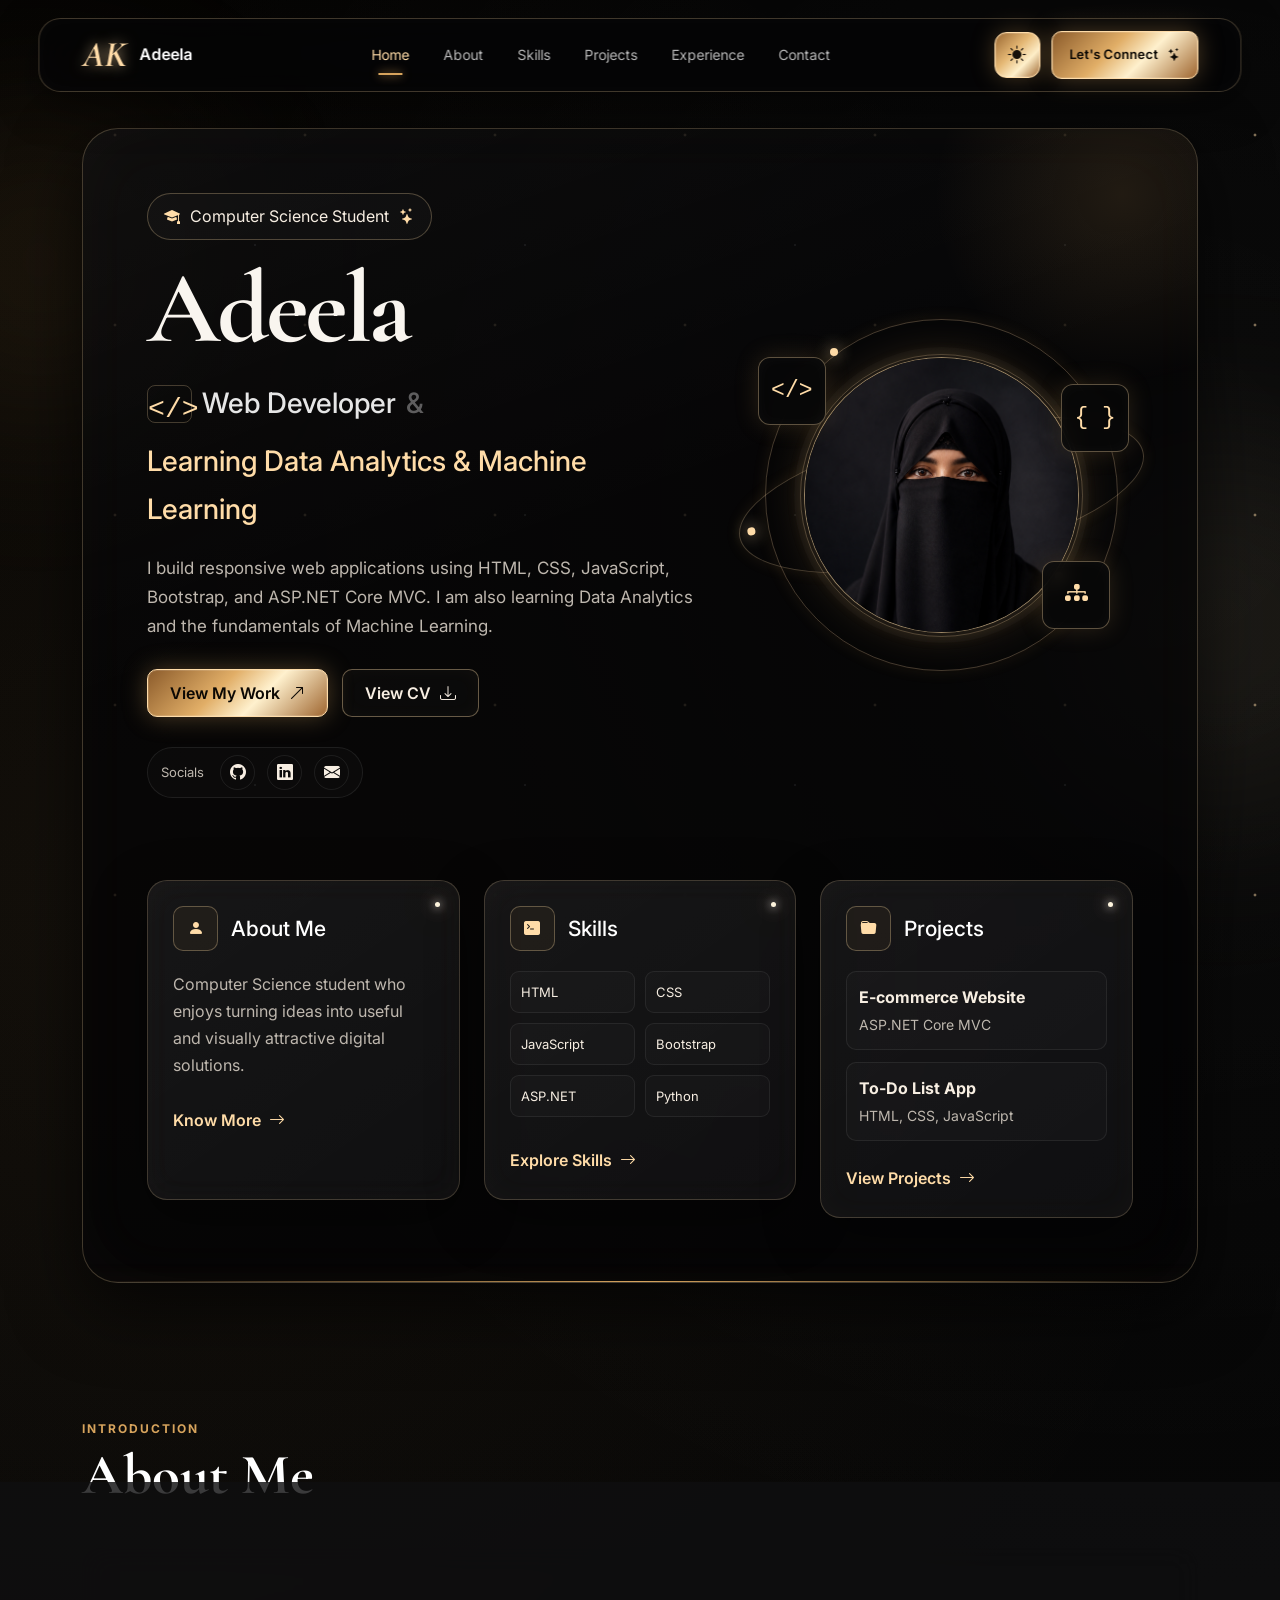
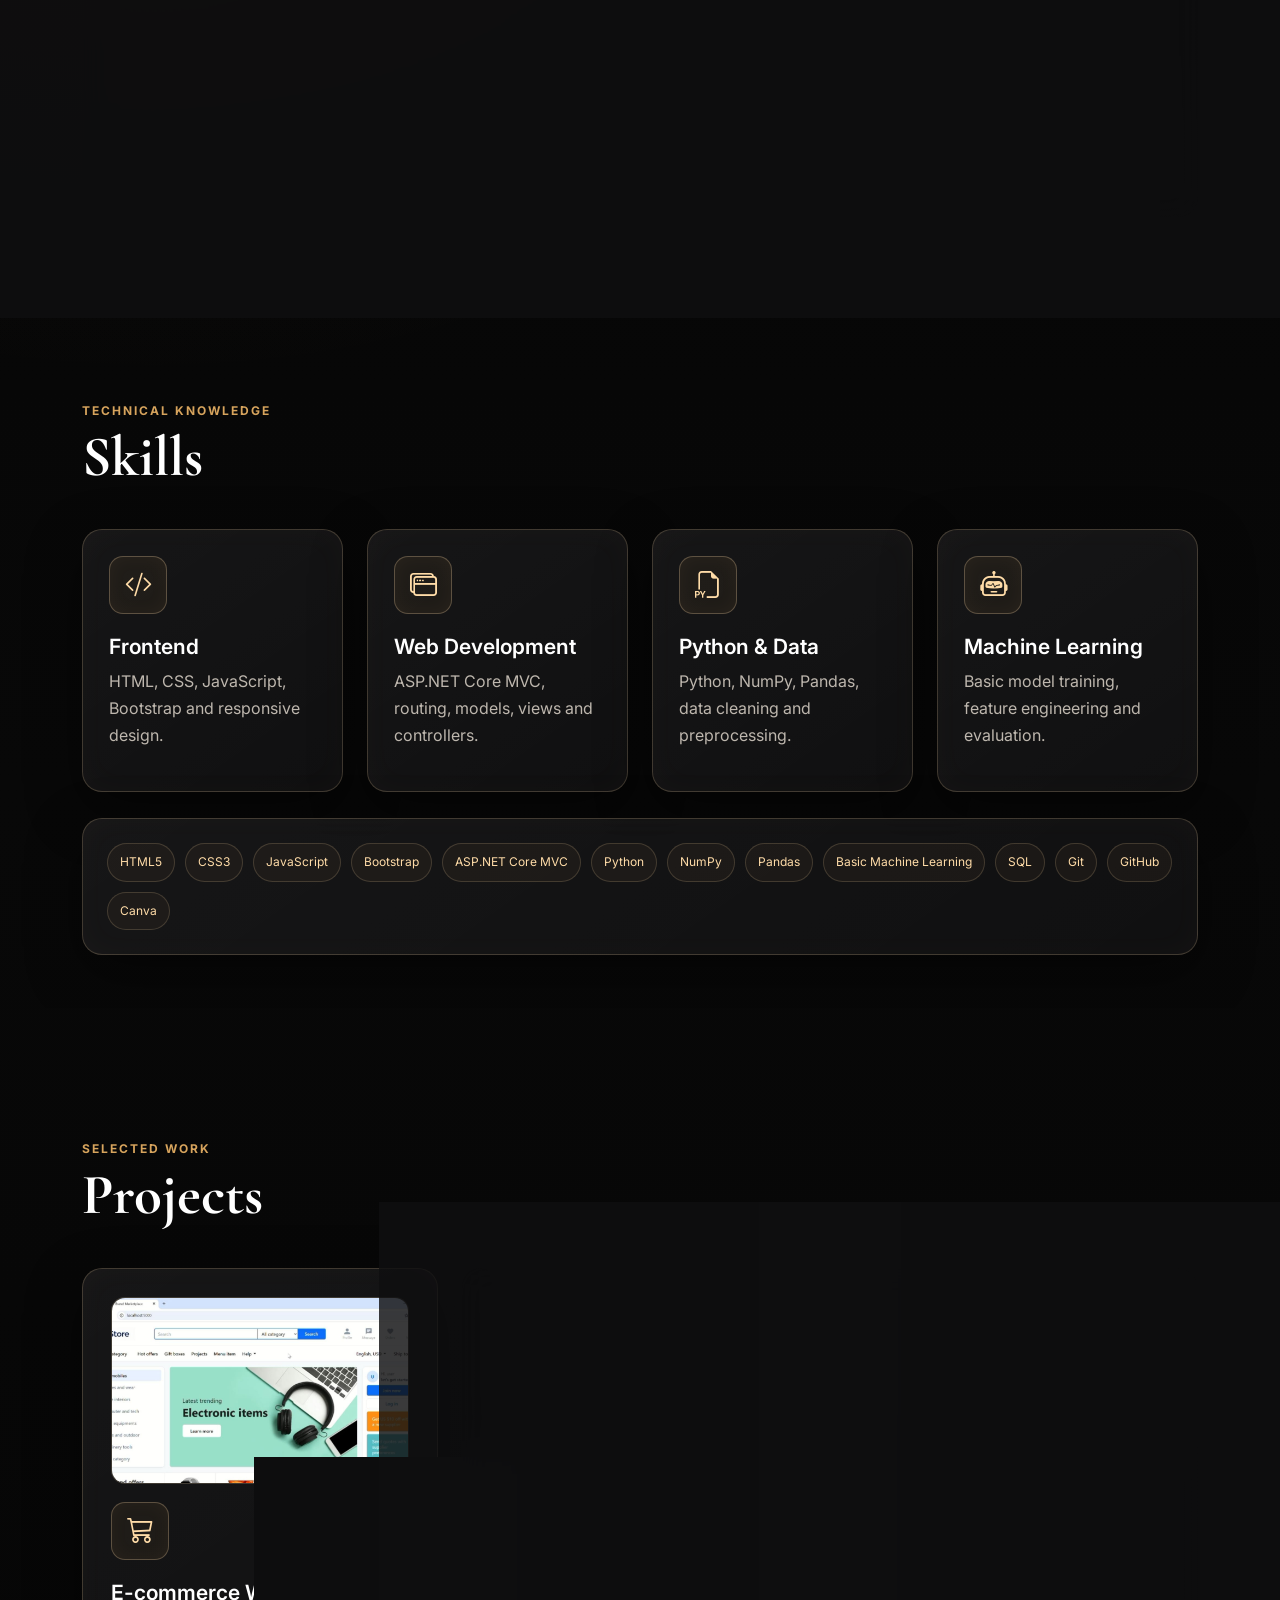
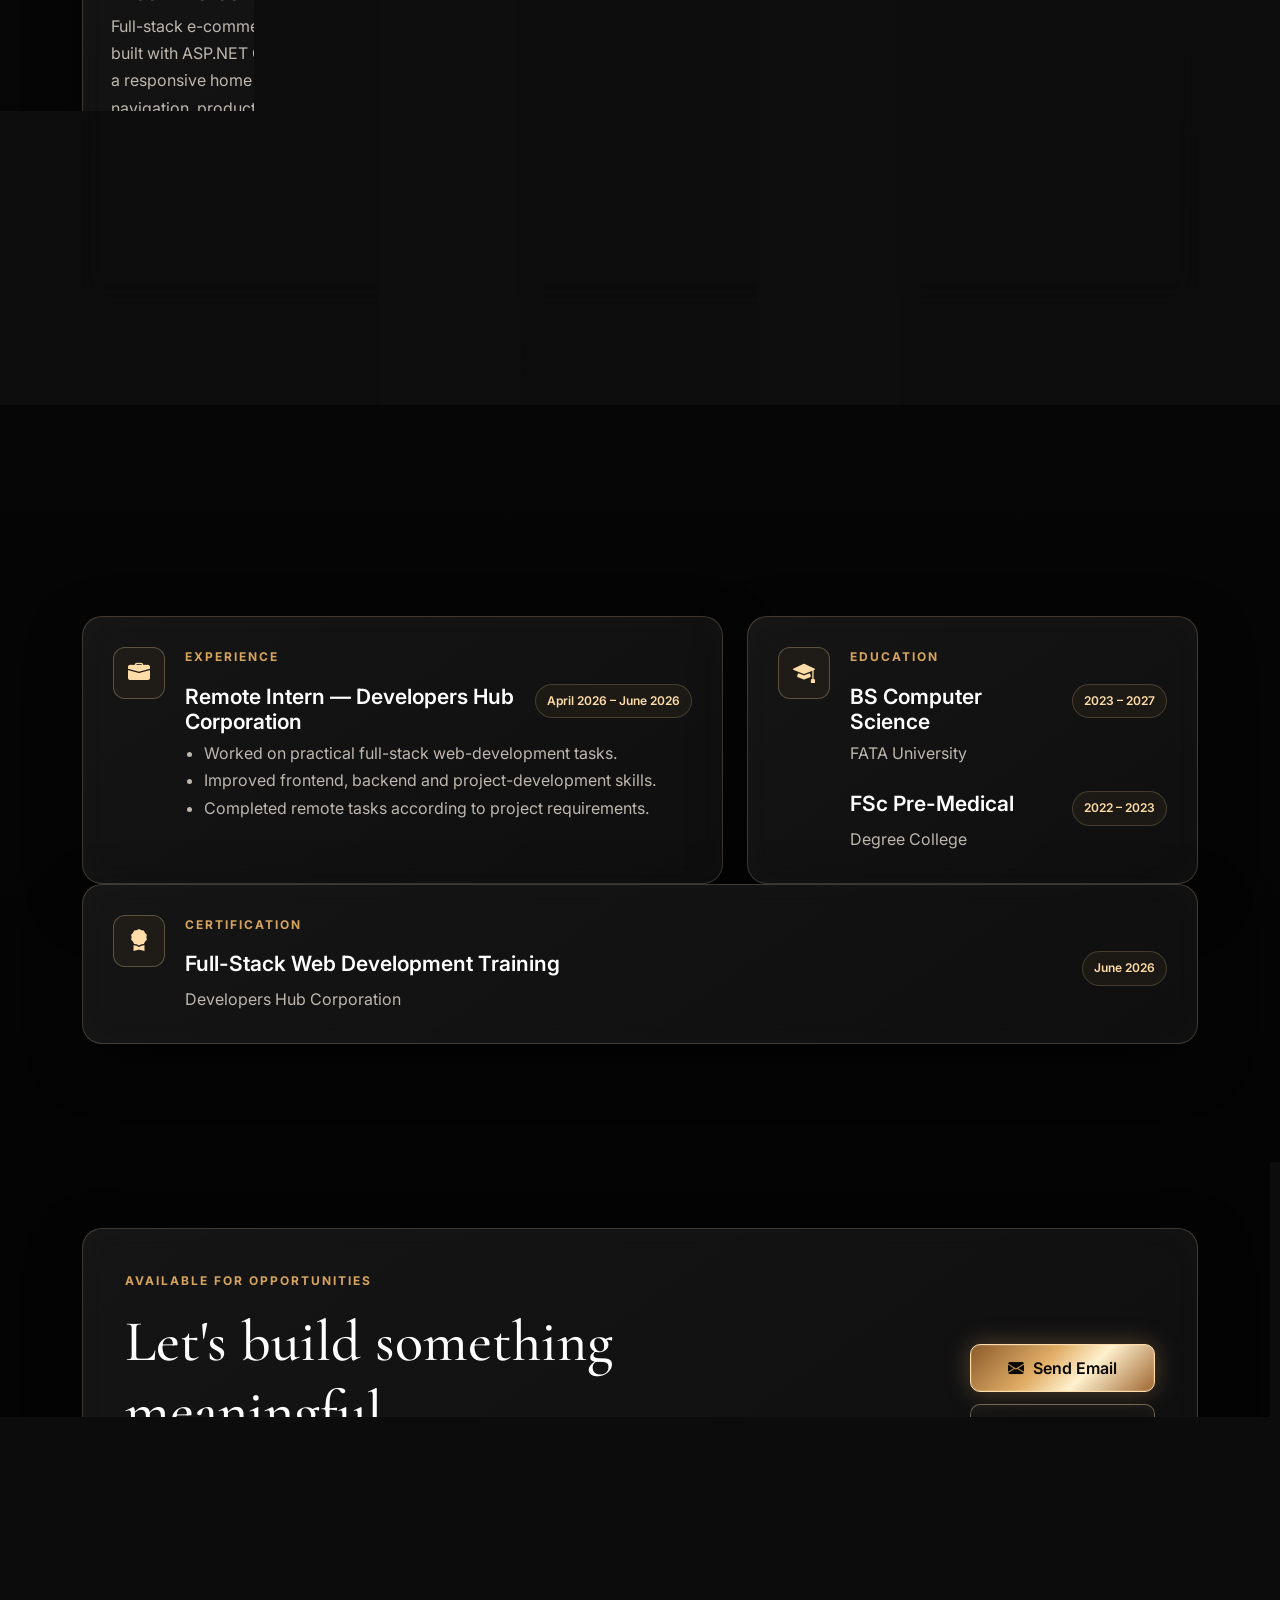
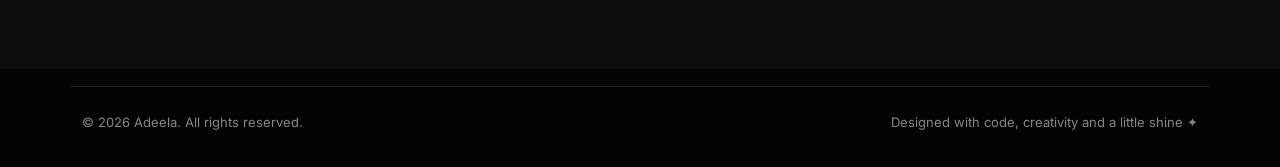
<file: index.html>
<!DOCTYPE html>
<html lang="en">
<head>
  <meta charset="UTF-8">
  <meta name="viewport" content="width=device-width, initial-scale=1.0">
  <meta name="description" content="Adeela — Computer Science Student, Web Developer, and Data Analytics & Machine Learning learner.">
  <title>Adeela | Portfolio</title>
  <link href="https://cdn.jsdelivr.net/npm/bootstrap@5.3.3/dist/css/bootstrap.min.css" rel="stylesheet">
  <link href="https://cdn.jsdelivr.net/npm/bootstrap-icons@1.11.3/font/bootstrap-icons.css" rel="stylesheet">
  <link rel="stylesheet" href="css/style.css">
</head>
<body>
  <div class="page-glow glow-one"></div>
  <div class="page-glow glow-two"></div>
  <div class="stars"></div>

  <nav class="navbar navbar-expand-lg navbar-dark fixed-top">
    <div class="container">
      <a class="navbar-brand" href="#home">
        <span class="brand-logo">AK</span>
        <span class="brand-text">Adeela</span>
      </a>
      <button class="navbar-toggler" type="button" data-bs-toggle="collapse" data-bs-target="#navbarMenu" aria-controls="navbarMenu" aria-expanded="false" aria-label="Toggle navigation">
        <span class="navbar-toggler-icon"></span>
      </button>
      <div class="collapse navbar-collapse" id="navbarMenu">
        <ul class="navbar-nav mx-auto">
          <li class="nav-item"><a class="nav-link active" href="#home">Home</a></li>
          <li class="nav-item"><a class="nav-link" href="#about">About</a></li>
          <li class="nav-item"><a class="nav-link" href="#skills">Skills</a></li>
          <li class="nav-item"><a class="nav-link" href="#projects">Projects</a></li>
          <li class="nav-item"><a class="nav-link" href="#experience">Experience</a></li>
          <li class="nav-item"><a class="nav-link" href="#contact">Contact</a></li>
        </ul>
        
        <div class="nav-actions">
          <button id="themeToggle" class="theme-toggle" type="button"
                  aria-label="Switch to day mode" title="Switch theme">
            <i class="bi bi-sun-fill"></i>
          </button>
          <a href="#contact" class="btn gold-button navbar-button">
            Let's Connect <i class="bi bi-stars"></i>
          </a>
        </div>
      </div>
    </div>
  </nav>

  <header id="home" class="hero-section">
    <div class="container">
      <div class="main-frame">
        <div class="row align-items-center g-5">
          <div class="col-lg-7 reveal">
            <div class="top-badge"><i class="bi bi-mortarboard-fill"></i> Computer Science Student <i class="bi bi-stars"></i></div>
            <h1 class="hero-name">Adeela</h1>
            <div class="hero-title">
                            <span class="code-symbol">&lt;/&gt;</span>
                            Web Developer
                            <span class="title-and">&amp;</span>
                            <span class="gold-text">Learning Data Analytics &amp; Machine Learning</span>
                        </div>
            <p class="hero-description">
                            I build responsive web applications using HTML, CSS,
                            JavaScript, Bootstrap, and ASP.NET Core MVC. I am also
                            learning Data Analytics and the fundamentals of Machine Learning.
                        </p>
            <div class="hero-buttons">
              <a href="#projects" class="btn gold-button">View My Work <i class="bi bi-arrow-up-right"></i></a>
              <a href="assets/cv/Adeela-CV.pdf" target="_blank" class="btn outline-button">View CV <i class="bi bi-download"></i></a>
            </div>
            <div class="social-box">
              <span>Socials</span>
              <a href="https://github.com/Adeela-afridi" target="_blank" aria-label="GitHub"><i class="bi bi-github"></i></a>
              <a href="https://www.linkedin.com/in/adeela-khan-16011a404" target="_blank" aria-label="LinkedIn"><i class="bi bi-linkedin"></i></a>
              <a href="mailto:adeelakhanak1@gmail.com" aria-label="Email"><i class="bi bi-envelope-fill"></i></a>
            </div>
          </div>

          <div class="col-lg-5 reveal">
            <div class="profile-area">
              <div class="orbit orbit-one"></div>
              <div class="orbit orbit-two"></div>
              <div class="orbit orbit-three"></div>
              <div class="floating-icon icon-one">&lt;/&gt;</div>
              <div class="floating-icon icon-two">{ }</div>
              <div class="floating-icon icon-three"><i class="bi bi-diagram-3-fill"></i></div>
              <div class="profile-circle">
                <img src="assets/images/adeela.png" alt="Adeela" onerror="this.style.display='none';document.querySelector('.profile-placeholder').style.display='grid';">
                <div class="profile-placeholder"><i class="bi bi-person-circle"></i><span>Profile photo</span></div>
              </div>
            </div>
          </div>
        </div>

        <div class="row g-4 quick-cards">
          <div class="col-lg-4 reveal">
            <article class="glass-card quick-card">
              <span class="tiny-star"></span>
              <div class="card-heading"><div class="card-icon"><i class="bi bi-person-fill"></i></div><h2>About Me</h2></div>
              <p>Computer Science student who enjoys turning ideas into useful and visually attractive digital solutions.</p>
              <a href="#about" class="text-link">Know More <i class="bi bi-arrow-right"></i></a>
            </article>
          </div>
          <div class="col-lg-4 reveal">
            <article class="glass-card quick-card">
              <span class="tiny-star"></span>
              <div class="card-heading"><div class="card-icon"><i class="bi bi-terminal-fill"></i></div><h2>Skills</h2></div>
              <div class="small-skills"><span>HTML</span><span>CSS</span><span>JavaScript</span><span>Bootstrap</span><span>ASP.NET</span><span>Python</span></div>
              <a href="#skills" class="text-link">Explore Skills <i class="bi bi-arrow-right"></i></a>
            </article>
          </div>
          <div class="col-lg-4 reveal">
            <article class="glass-card quick-card">
              <span class="tiny-star"></span>
              <div class="card-heading"><div class="card-icon"><i class="bi bi-folder-fill"></i></div><h2>Projects</h2></div>
              <div class="small-project"><strong>E-commerce Website</strong><small>ASP.NET Core MVC</small></div>
              <div class="small-project"><strong>To-Do List App</strong><small>HTML, CSS, JavaScript</small></div>
              <a href="#projects" class="text-link">View Projects <i class="bi bi-arrow-right"></i></a>
            </article>
          </div>
        </div>
      </div>
    </div>
  </header>

  <section id="about" class="section-space">
    <div class="container">
      <div class="section-heading reveal"><div><p>Introduction</p><h2>About Me</h2></div></div>
      <div class="glass-card about-card reveal">
        <div class="row align-items-center g-4">
          <div class="col-lg-8">
            
                        <p>
                            I am a BS Computer Science student at FATA University with
                            hands-on experience in frontend development, ASP.NET Core MVC,
                            and Python.
                        </p>

                        <p>
                            I am skilled in HTML, CSS, JavaScript, Bootstrap, SQL, NumPy,
                            and Pandas, with experience building practical web development
                            projects.
                        </p>

                        <p class="mb-0">
                            I am currently developing my skills in Data Analytics and
                            Machine Learning and seeking an internship or junior-level
                            opportunity to apply my knowledge and grow professionally.
                        </p>
                    
          </div>
          <div class="col-lg-4">
            <div class="stats-grid">
              <div><strong>4+</strong><span>Web Projects</span></div>
              <div><strong>2</strong><span>Career Tracks</span></div>
              <div><strong>100%</strong><span>Learning Focus</span></div>
            </div>
          </div>
        </div>
      </div>
    </div>
  </section>

  <section id="skills" class="section-space">
    <div class="container">
      <div class="section-heading reveal"><div><p>Technical Knowledge</p><h2>Skills</h2></div></div>
      <div class="row g-4">
        <div class="col-md-6 col-lg-3 reveal"><article class="glass-card skill-card"><div class="skill-icon"><i class="bi bi-code-slash"></i></div><h3>Frontend</h3><p>HTML, CSS, JavaScript, Bootstrap and responsive design.</p></article></div>
        <div class="col-md-6 col-lg-3 reveal"><article class="glass-card skill-card"><div class="skill-icon"><i class="bi bi-window-stack"></i></div><h3>Web Development</h3><p>ASP.NET Core MVC, routing, models, views and controllers.</p></article></div>
        <div class="col-md-6 col-lg-3 reveal"><article class="glass-card skill-card"><div class="skill-icon"><i class="bi bi-filetype-py"></i></div><h3>Python & Data</h3><p>Python, NumPy, Pandas, data cleaning and preprocessing.</p></article></div>
        <div class="col-md-6 col-lg-3 reveal"><article class="glass-card skill-card"><div class="skill-icon"><i class="bi bi-robot"></i></div><h3>Machine Learning</h3><p>Basic model training, feature engineering and evaluation.</p></article></div>
      </div>
      <div class="glass-card skill-tags reveal"><span>HTML5</span><span>CSS3</span><span>JavaScript</span><span>Bootstrap</span><span>ASP.NET Core MVC</span><span>Python</span><span>NumPy</span><span>Pandas</span><span>Basic Machine Learning</span><span>SQL</span><span>Git</span><span>GitHub</span>
                <span>Canva</span></div>
    </div>
  </section>

  <section id="projects" class="section-space">
    <div class="container">
      <div class="section-heading reveal"><div><p>Selected Work</p><h2>Projects</h2></div></div>
      <div class="row g-4">
        <div class="col-md-6 col-lg-4 reveal"><article class="glass-card project-card"><div class="project-preview"><img src="assets/images/ecommerce-home.jpg" alt="E-commerce website home page screenshot"></div><div class="project-icon"><i class="bi bi-cart3"></i></div><h3>E-commerce Website</h3><p>Full-stack e-commerce marketplace built with ASP.NET Core MVC, featuring a responsive home page, category navigation, product browsing, and database-connected functionality.</p><div class="project-tags"><span>ASP.NET Core MVC</span><span>Bootstrap</span><span>SQL</span></div><a href="https://github.com/Adeela-afridi/DevelopersHub_Task" target="_blank" class="text-link">View Project <i class="bi bi-arrow-up-right"></i></a></article></div>
        <div class="col-md-6 col-lg-4 reveal"><article class="glass-card project-card"><div class="project-preview"><img src="assets/images/todo-list.jpg" alt="To-Do List web application screenshot"></div><div class="project-icon"><i class="bi bi-check2-square"></i></div><h3>To-Do List App</h3><p>A responsive task-management web application with add, edit, complete, delete, filters and local-storage functionality.</p><div class="project-tags"><span>HTML</span><span>CSS</span><span>JavaScript</span><span>Local Storage</span></div><a href="https://github.com/Adeela-afridi/To-Do-List" target="_blank" class="text-link">View Project <i class="bi bi-arrow-up-right"></i></a></article></div>
        <div class="col-md-6 col-lg-4 reveal"><article class="glass-card project-card"><div class="project-preview"><img src="assets/images/music-player.jpg" alt="Music Player web application screenshot"></div><div class="project-icon"><i class="bi bi-music-note-beamed"></i></div><h3>Music Player</h3><p>A modern responsive music player with playlist, categories, search, play/pause, next/previous, progress and volume controls.</p><div class="project-tags"><span>HTML</span><span>CSS</span><span>JavaScript</span><span>Responsive UI</span></div><a href="https://github.com/Adeela-afridi/music-player" target="_blank" class="text-link">View Project <i class="bi bi-arrow-up-right"></i></a></article></div>
      </div>
    </div>
  </section>

  <section id="experience" class="section-space">
    <div class="container">
      <div class="section-heading reveal"><div><p>Professional Journey</p><h2>Experience & Education</h2></div></div>
      <div class="row g-4">
        <div class="col-lg-7 reveal"><article class="glass-card timeline-card"><div class="timeline-icon"><i class="bi bi-briefcase-fill"></i></div><div><p class="timeline-label">Experience</p><div class="timeline-title-row"><h3>Remote Intern — Developers Hub Corporation</h3><span class="timeline-date">April 2026 – June 2026</span></div><ul><li>Worked on practical full-stack web-development tasks.</li><li>Improved frontend, backend and project-development skills.</li><li>Completed remote tasks according to project requirements.</li></ul></div></article></div>
        <div class="col-lg-5 reveal"><article class="glass-card timeline-card"><div class="timeline-icon"><i class="bi bi-mortarboard-fill"></i></div><div><p class="timeline-label">Education</p><div class="timeline-title-row"><h3>BS Computer Science</h3><span class="timeline-date">2023 – 2027</span></div><p>FATA University</p><div class="timeline-title-row mt-4"><h3>FSc Pre-Medical</h3><span class="timeline-date">2022 – 2023</span></div><p class="mb-0">Degree College</p></div></article></div>
      </div>
            <div class="col-12 reveal">
          <article class="glass-card timeline-card certification-card">
            <div class="timeline-icon"><i class="bi bi-award-fill"></i></div>
            <div class="w-100">
              <p class="timeline-label">Certification</p>
              <div class="timeline-title-row">
                <h3>Full-Stack Web Development Training</h3>
                <span class="timeline-date">June 2026</span>
              </div>
              <p class="mb-0">Developers Hub Corporation</p>
            </div>
          </article>
        </div>
</div>
  </section>

  <section id="contact" class="section-space">
    <div class="container">
      <div class="glass-card contact-card reveal">
        <div><p class="contact-label">Available for opportunities</p><h2>Let's build something meaningful.</h2><p>I am interested in internships, junior web-development roles, and learning opportunities in Data Analytics and Machine Learning.</p></div>
       <div class="contact-buttons">
    <a href="mailto:adeelakhanak1@gmail.com" class="btn gold-button">
        <i class="bi bi-envelope-fill"></i> Send Email
    </a>

    <a href="https://www.linkedin.com/in/adeela-khan-16011a404"
       target="_blank"
       rel="noopener noreferrer"
       class="btn outline-button">
        <i class="bi bi-linkedin"></i> LinkedIn
    </a>
</div>
      </div>
    </div>
  </section>

  <footer>
    <div class="container footer-content"><p>© <span id="currentYear"></span> Adeela. All rights reserved.</p><p>Designed with code, creativity and a little shine ✦</p></div>
  </footer>

  <script src="https://cdn.jsdelivr.net/npm/bootstrap@5.3.3/dist/js/bootstrap.bundle.min.js"></script>
  <script src="js/script.js"></script>
</body>
</html>
</file>
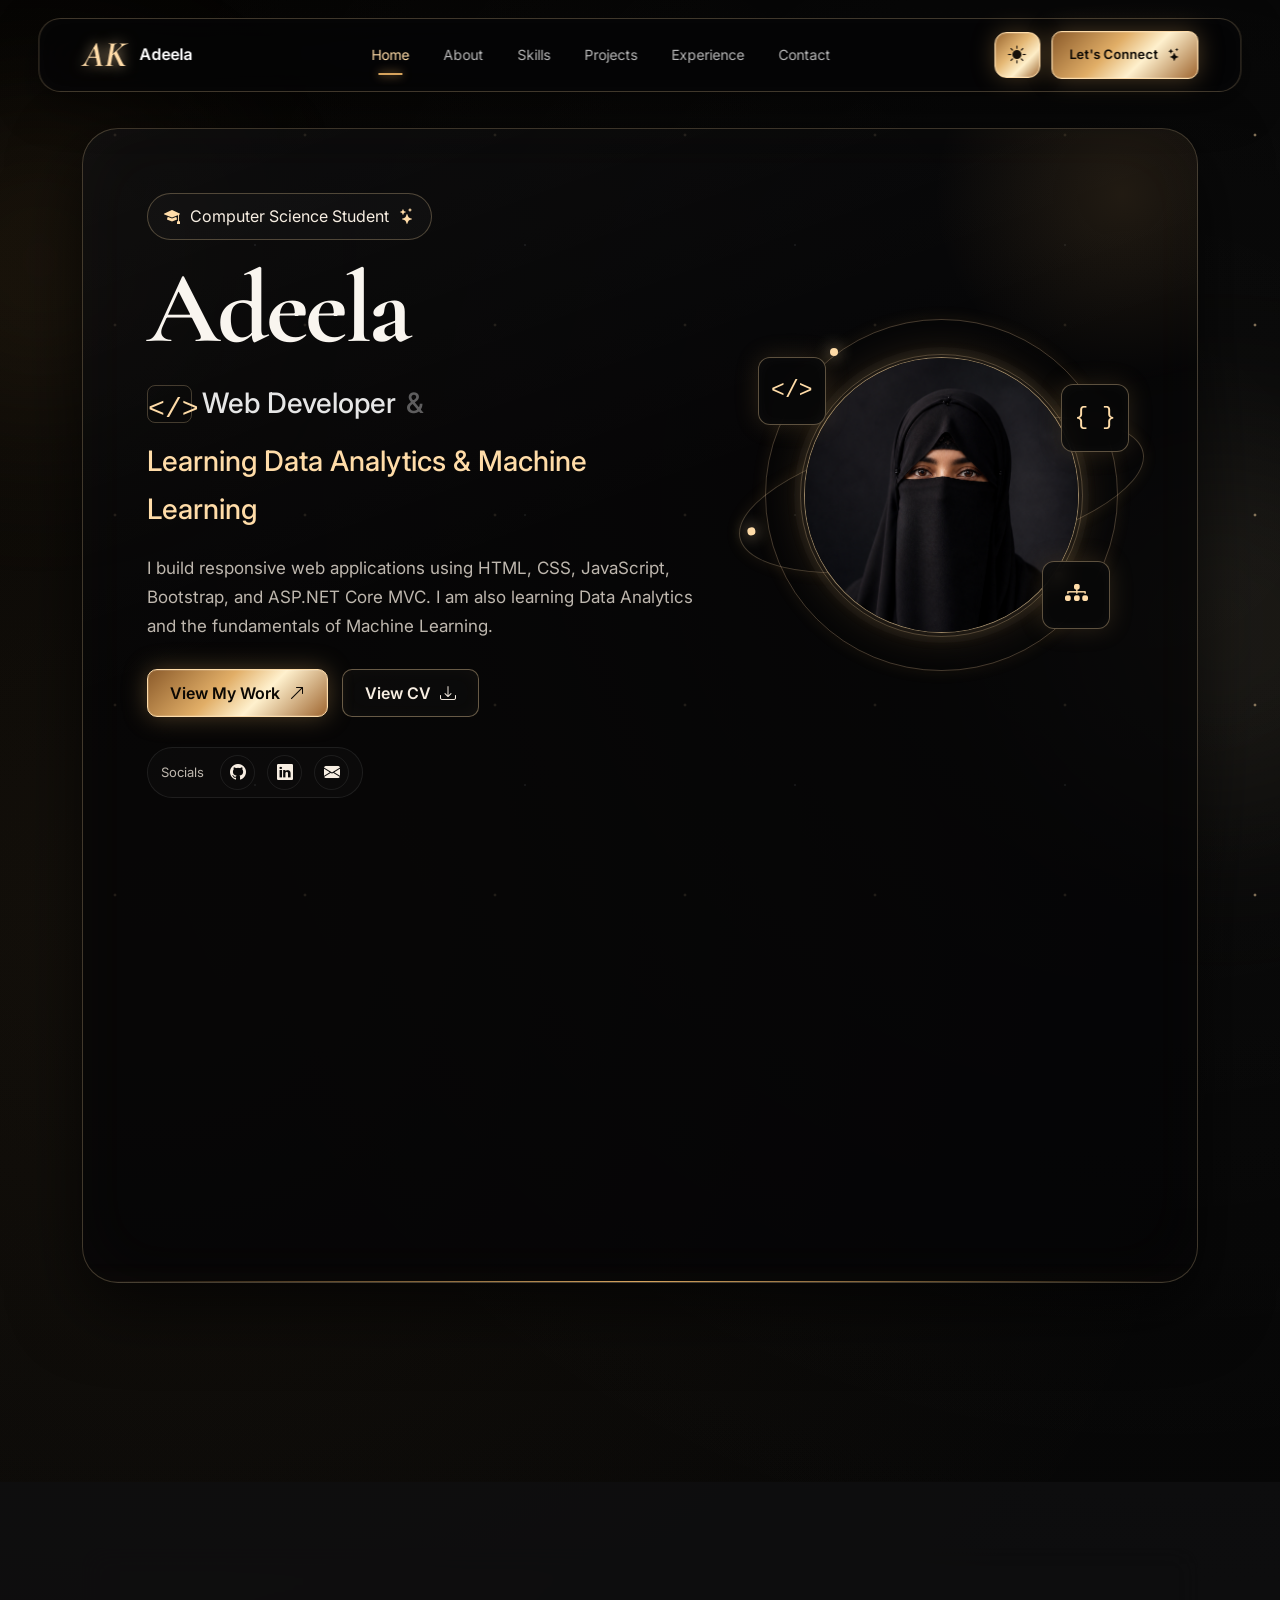
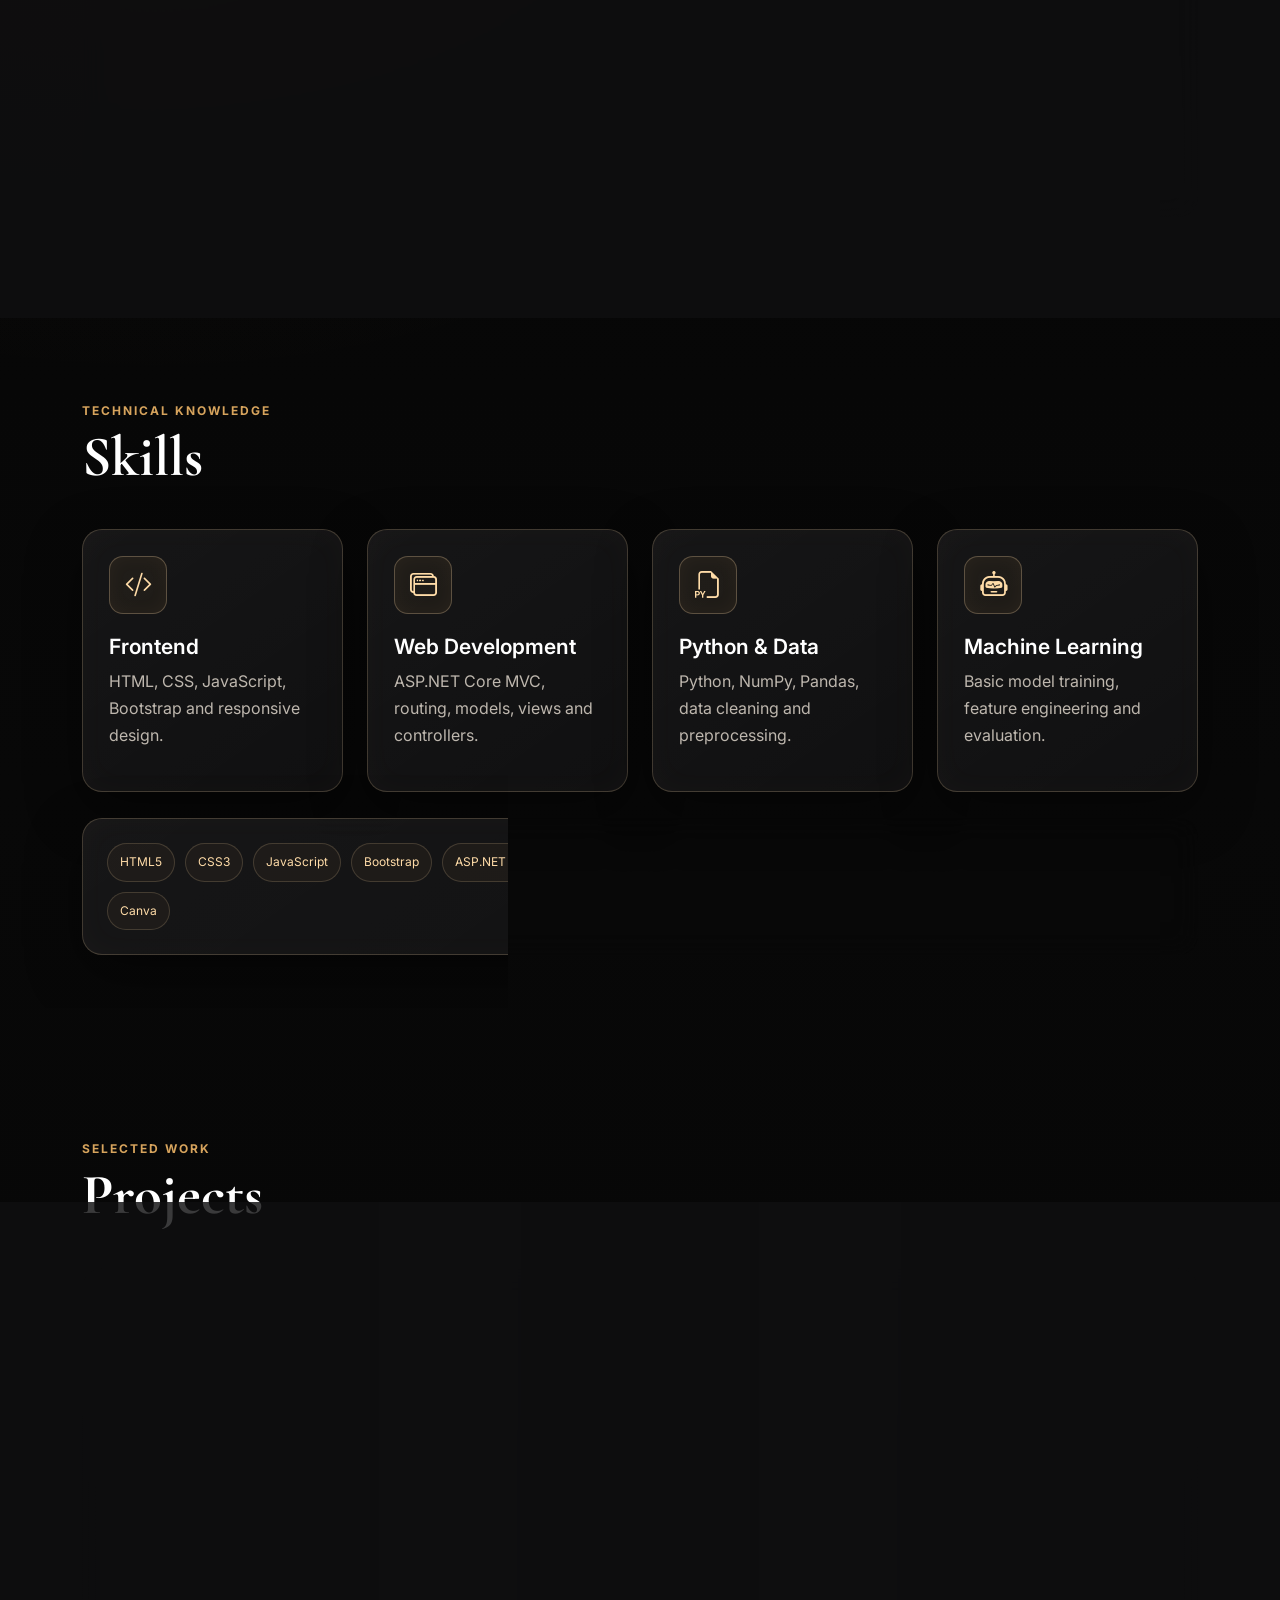
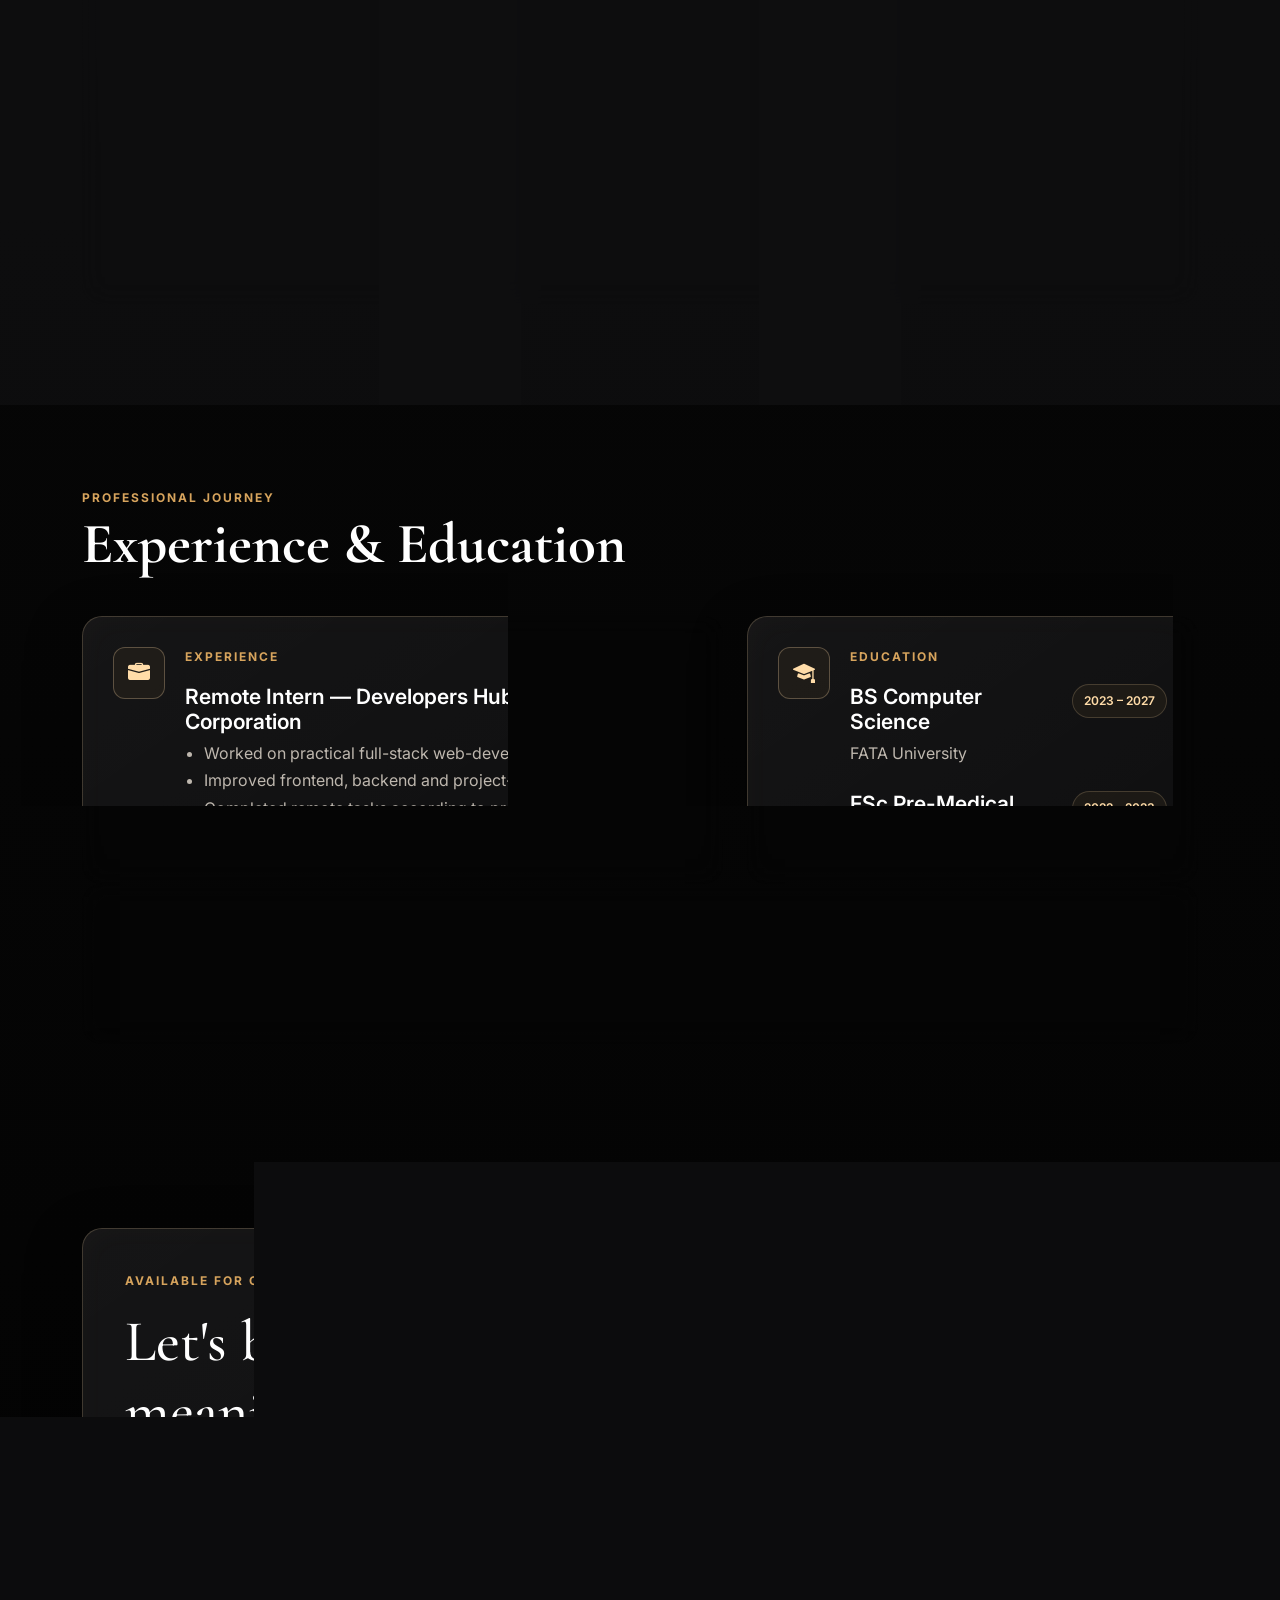
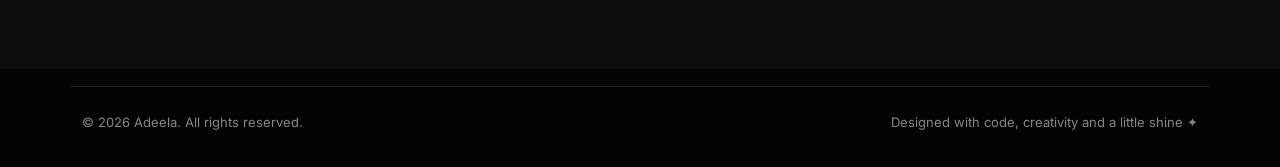
<file: Adeela-Personal-Portfolio/index.html>
<!DOCTYPE html>
<html lang="en">
<head>
  <meta charset="UTF-8">
  <meta name="viewport" content="width=device-width, initial-scale=1.0">
  <meta name="description" content="Adeela — Computer Science Student, Web Developer, and Data Analytics & Machine Learning learner.">
  <title>Adeela | Portfolio</title>
  <link href="https://cdn.jsdelivr.net/npm/bootstrap@5.3.3/dist/css/bootstrap.min.css" rel="stylesheet">
  <link href="https://cdn.jsdelivr.net/npm/bootstrap-icons@1.11.3/font/bootstrap-icons.css" rel="stylesheet">
  <link rel="stylesheet" href="css/style.css">
</head>
<body>
  <div class="page-glow glow-one"></div>
  <div class="page-glow glow-two"></div>
  <div class="stars"></div>

  <nav class="navbar navbar-expand-lg navbar-dark fixed-top">
    <div class="container">
      <a class="navbar-brand" href="#home">
        <span class="brand-logo">AK</span>
        <span class="brand-text">Adeela</span>
      </a>
      <button class="navbar-toggler" type="button" data-bs-toggle="collapse" data-bs-target="#navbarMenu" aria-controls="navbarMenu" aria-expanded="false" aria-label="Toggle navigation">
        <span class="navbar-toggler-icon"></span>
      </button>
      <div class="collapse navbar-collapse" id="navbarMenu">
        <ul class="navbar-nav mx-auto">
          <li class="nav-item"><a class="nav-link active" href="#home">Home</a></li>
          <li class="nav-item"><a class="nav-link" href="#about">About</a></li>
          <li class="nav-item"><a class="nav-link" href="#skills">Skills</a></li>
          <li class="nav-item"><a class="nav-link" href="#projects">Projects</a></li>
          <li class="nav-item"><a class="nav-link" href="#experience">Experience</a></li>
          <li class="nav-item"><a class="nav-link" href="#contact">Contact</a></li>
        </ul>
        
        <div class="nav-actions">
          <button id="themeToggle" class="theme-toggle" type="button"
                  aria-label="Switch to day mode" title="Switch theme">
            <i class="bi bi-sun-fill"></i>
          </button>
          <a href="#contact" class="btn gold-button navbar-button">
            Let's Connect <i class="bi bi-stars"></i>
          </a>
        </div>
      </div>
    </div>
  </nav>

  <header id="home" class="hero-section">
    <div class="container">
      <div class="main-frame">
        <div class="row align-items-center g-5">
          <div class="col-lg-7 reveal">
            <div class="top-badge"><i class="bi bi-mortarboard-fill"></i> Computer Science Student <i class="bi bi-stars"></i></div>
            <h1 class="hero-name">Adeela</h1>
            <div class="hero-title">
                            <span class="code-symbol">&lt;/&gt;</span>
                            Web Developer
                            <span class="title-and">&amp;</span>
                            <span class="gold-text">Learning Data Analytics &amp; Machine Learning</span>
                        </div>
            <p class="hero-description">
                            I build responsive web applications using HTML, CSS,
                            JavaScript, Bootstrap, and ASP.NET Core MVC. I am also
                            learning Data Analytics and the fundamentals of Machine Learning.
                        </p>
            <div class="hero-buttons">
              <a href="#projects" class="btn gold-button">View My Work <i class="bi bi-arrow-up-right"></i></a>
              <a href="assets/cv/Adeela-CV.pdf" target="_blank" class="btn outline-button">View CV <i class="bi bi-download"></i></a>
            </div>
            <div class="social-box">
              <span>Socials</span>
              <a href="https://github.com/Adeela-afridi" target="_blank" aria-label="GitHub"><i class="bi bi-github"></i></a>
              <a href="https://www.linkedin.com/in/adeela-khan-16011a404" target="_blank" aria-label="LinkedIn"><i class="bi bi-linkedin"></i></a>
              <a href="mailto:adeelakhanak1@gmail.com" aria-label="Email"><i class="bi bi-envelope-fill"></i></a>
            </div>
          </div>

          <div class="col-lg-5 reveal">
            <div class="profile-area">
              <div class="orbit orbit-one"></div>
              <div class="orbit orbit-two"></div>
              <div class="orbit orbit-three"></div>
              <div class="floating-icon icon-one">&lt;/&gt;</div>
              <div class="floating-icon icon-two">{ }</div>
              <div class="floating-icon icon-three"><i class="bi bi-diagram-3-fill"></i></div>
              <div class="profile-circle">
                <img src="assets/images/adeela.png" alt="Adeela" onerror="this.style.display='none';document.querySelector('.profile-placeholder').style.display='grid';">
                <div class="profile-placeholder"><i class="bi bi-person-circle"></i><span>Profile photo</span></div>
              </div>
            </div>
          </div>
        </div>

        <div class="row g-4 quick-cards">
          <div class="col-lg-4 reveal">
            <article class="glass-card quick-card">
              <span class="tiny-star"></span>
              <div class="card-heading"><div class="card-icon"><i class="bi bi-person-fill"></i></div><h2>About Me</h2></div>
              <p>Computer Science student who enjoys turning ideas into useful and visually attractive digital solutions.</p>
              <a href="#about" class="text-link">Know More <i class="bi bi-arrow-right"></i></a>
            </article>
          </div>
          <div class="col-lg-4 reveal">
            <article class="glass-card quick-card">
              <span class="tiny-star"></span>
              <div class="card-heading"><div class="card-icon"><i class="bi bi-terminal-fill"></i></div><h2>Skills</h2></div>
              <div class="small-skills"><span>HTML</span><span>CSS</span><span>JavaScript</span><span>Bootstrap</span><span>ASP.NET</span><span>Python</span></div>
              <a href="#skills" class="text-link">Explore Skills <i class="bi bi-arrow-right"></i></a>
            </article>
          </div>
          <div class="col-lg-4 reveal">
            <article class="glass-card quick-card">
              <span class="tiny-star"></span>
              <div class="card-heading"><div class="card-icon"><i class="bi bi-folder-fill"></i></div><h2>Projects</h2></div>
              <div class="small-project"><strong>E-commerce Website</strong><small>ASP.NET Core MVC</small></div>
              <div class="small-project"><strong>To-Do List App</strong><small>HTML, CSS, JavaScript</small></div>
              <a href="#projects" class="text-link">View Projects <i class="bi bi-arrow-right"></i></a>
            </article>
          </div>
        </div>
      </div>
    </div>
  </header>

  <section id="about" class="section-space">
    <div class="container">
      <div class="section-heading reveal"><div><p>Introduction</p><h2>About Me</h2></div></div>
      <div class="glass-card about-card reveal">
        <div class="row align-items-center g-4">
          <div class="col-lg-8">
            
                        <p>
                            I am a BS Computer Science student at FATA University with
                            hands-on experience in frontend development, ASP.NET Core MVC,
                            and Python.
                        </p>

                        <p>
                            I am skilled in HTML, CSS, JavaScript, Bootstrap, SQL, NumPy,
                            and Pandas, with experience building practical web development
                            projects.
                        </p>

                        <p class="mb-0">
                            I am currently developing my skills in Data Analytics and
                            Machine Learning and seeking an internship or junior-level
                            opportunity to apply my knowledge and grow professionally.
                        </p>
                    
          </div>
          <div class="col-lg-4">
            <div class="stats-grid">
              <div><strong>4+</strong><span>Web Projects</span></div>
              <div><strong>2</strong><span>Career Tracks</span></div>
              <div><strong>100%</strong><span>Learning Focus</span></div>
            </div>
          </div>
        </div>
      </div>
    </div>
  </section>

  <section id="skills" class="section-space">
    <div class="container">
      <div class="section-heading reveal"><div><p>Technical Knowledge</p><h2>Skills</h2></div></div>
      <div class="row g-4">
        <div class="col-md-6 col-lg-3 reveal"><article class="glass-card skill-card"><div class="skill-icon"><i class="bi bi-code-slash"></i></div><h3>Frontend</h3><p>HTML, CSS, JavaScript, Bootstrap and responsive design.</p></article></div>
        <div class="col-md-6 col-lg-3 reveal"><article class="glass-card skill-card"><div class="skill-icon"><i class="bi bi-window-stack"></i></div><h3>Web Development</h3><p>ASP.NET Core MVC, routing, models, views and controllers.</p></article></div>
        <div class="col-md-6 col-lg-3 reveal"><article class="glass-card skill-card"><div class="skill-icon"><i class="bi bi-filetype-py"></i></div><h3>Python & Data</h3><p>Python, NumPy, Pandas, data cleaning and preprocessing.</p></article></div>
        <div class="col-md-6 col-lg-3 reveal"><article class="glass-card skill-card"><div class="skill-icon"><i class="bi bi-robot"></i></div><h3>Machine Learning</h3><p>Basic model training, feature engineering and evaluation.</p></article></div>
      </div>
      <div class="glass-card skill-tags reveal"><span>HTML5</span><span>CSS3</span><span>JavaScript</span><span>Bootstrap</span><span>ASP.NET Core MVC</span><span>Python</span><span>NumPy</span><span>Pandas</span><span>Basic Machine Learning</span><span>SQL</span><span>Git</span><span>GitHub</span>
                <span>Canva</span></div>
    </div>
  </section>

  <section id="projects" class="section-space">
    <div class="container">
      <div class="section-heading reveal"><div><p>Selected Work</p><h2>Projects</h2></div></div>
      <div class="row g-4">
        <div class="col-md-6 col-lg-4 reveal"><article class="glass-card project-card"><div class="project-preview"><img src="assets/images/ecommerce-home.jpg" alt="E-commerce website home page screenshot"></div><div class="project-icon"><i class="bi bi-cart3"></i></div><h3>E-commerce Website</h3><p>Full-stack e-commerce marketplace built with ASP.NET Core MVC, featuring a responsive home page, category navigation, product browsing, and database-connected functionality.</p><div class="project-tags"><span>ASP.NET Core MVC</span><span>Bootstrap</span><span>SQL</span></div><a href="https://github.com/Adeela-afridi/DevelopersHub_Task" target="_blank" class="text-link">View Project <i class="bi bi-arrow-up-right"></i></a></article></div>
        <div class="col-md-6 col-lg-4 reveal"><article class="glass-card project-card"><div class="project-preview"><img src="assets/images/todo-list.jpg" alt="To-Do List web application screenshot"></div><div class="project-icon"><i class="bi bi-check2-square"></i></div><h3>To-Do List App</h3><p>A responsive task-management web application with add, edit, complete, delete, filters and local-storage functionality.</p><div class="project-tags"><span>HTML</span><span>CSS</span><span>JavaScript</span><span>Local Storage</span></div><a href="https://github.com/Adeela-afridi/To-Do-List" target="_blank" class="text-link">View Project <i class="bi bi-arrow-up-right"></i></a></article></div>
        <div class="col-md-6 col-lg-4 reveal"><article class="glass-card project-card"><div class="project-preview"><img src="assets/images/music-player.jpg" alt="Music Player web application screenshot"></div><div class="project-icon"><i class="bi bi-music-note-beamed"></i></div><h3>Music Player</h3><p>A modern responsive music player with playlist, categories, search, play/pause, next/previous, progress and volume controls.</p><div class="project-tags"><span>HTML</span><span>CSS</span><span>JavaScript</span><span>Responsive UI</span></div><a href="https://github.com/Adeela-afridi/music-player" target="_blank" class="text-link">View Project <i class="bi bi-arrow-up-right"></i></a></article></div>
      </div>
    </div>
  </section>

  <section id="experience" class="section-space">
    <div class="container">
      <div class="section-heading reveal"><div><p>Professional Journey</p><h2>Experience & Education</h2></div></div>
      <div class="row g-4">
        <div class="col-lg-7 reveal"><article class="glass-card timeline-card"><div class="timeline-icon"><i class="bi bi-briefcase-fill"></i></div><div><p class="timeline-label">Experience</p><div class="timeline-title-row"><h3>Remote Intern — Developers Hub Corporation</h3><span class="timeline-date">April 2026 – June 2026</span></div><ul><li>Worked on practical full-stack web-development tasks.</li><li>Improved frontend, backend and project-development skills.</li><li>Completed remote tasks according to project requirements.</li></ul></div></article></div>
        <div class="col-lg-5 reveal"><article class="glass-card timeline-card"><div class="timeline-icon"><i class="bi bi-mortarboard-fill"></i></div><div><p class="timeline-label">Education</p><div class="timeline-title-row"><h3>BS Computer Science</h3><span class="timeline-date">2023 – 2027</span></div><p>FATA University</p><div class="timeline-title-row mt-4"><h3>FSc Pre-Medical</h3><span class="timeline-date">2022 – 2023</span></div><p class="mb-0">Degree College</p></div></article></div>
      </div>
            <div class="col-12 reveal">
          <article class="glass-card timeline-card certification-card">
            <div class="timeline-icon"><i class="bi bi-award-fill"></i></div>
            <div class="w-100">
              <p class="timeline-label">Certification</p>
              <div class="timeline-title-row">
                <h3>Full-Stack Web Development Training</h3>
                <span class="timeline-date">June 2026</span>
              </div>
              <p class="mb-0">Developers Hub Corporation</p>
            </div>
          </article>
        </div>
</div>
  </section>

  <section id="contact" class="section-space">
    <div class="container">
      <div class="glass-card contact-card reveal">
        <div><p class="contact-label">Available for opportunities</p><h2>Let's build something meaningful.</h2><p>I am interested in internships, junior web-development roles, and learning opportunities in Data Analytics and Machine Learning.</p></div>
        <div class="contact-buttons"><a href="mailto:adeelakhanak1@gmail.com" class="btn gold-button"><i class="bi bi-envelope-fill"></i> Send Email</a><a href="https:www.linkedin.com/in/adeela-khan-16011a404" target="_blank" class="btn outline-button"><i class="bi bi-linkedin"></i> LinkedIn</a></div>
      </div>
    </div>
  </section>

  <footer>
    <div class="container footer-content"><p>© <span id="currentYear"></span> Adeela. All rights reserved.</p><p>Designed with code, creativity and a little shine ✦</p></div>
  </footer>

  <script src="https://cdn.jsdelivr.net/npm/bootstrap@5.3.3/dist/js/bootstrap.bundle.min.js"></script>
  <script src="js/script.js"></script>
</body>
</html>
</file>
<file: css/style.css>
@import url("https://fonts.googleapis.com/css2?family=Cormorant+Garamond:wght@600;700&family=Inter:wght@400;500;600;700&display=swap");

:root{--gold:#d7a45d;--gold-light:#ffdca8;--cream:#f7eee2;--text:#beb7ae;--line:rgba(255,220,168,.24);--panel:rgba(15,15,16,.82);--shadow:0 24px 70px rgba(0,0,0,.65)}
*{margin:0;padding:0;box-sizing:border-box}html{scroll-behavior:smooth;scroll-padding-top:105px}body{min-height:100vh;overflow-x:hidden;color:var(--cream);background:radial-gradient(circle at 12% 18%,rgba(215,164,93,.08),transparent 26%),radial-gradient(circle at 90% 10%,rgba(255,255,255,.04),transparent 24%),linear-gradient(180deg,#020202 0%,#080808 48%,#030303 100%);font-family:"Inter",sans-serif;line-height:1.7}a{text-decoration:none}::selection{color:#000;background:var(--gold-light)}
.page-glow{position:fixed;z-index:-3;border-radius:50%;filter:blur(90px);pointer-events:none}.glow-one{top:100px;left:-120px;width:320px;height:320px;background:rgba(215,164,93,.09)}.glow-two{right:-130px;bottom:80px;width:380px;height:380px;background:rgba(255,220,168,.07)}
.stars{position:fixed;inset:0;z-index:-2;opacity:.52;pointer-events:none;background-image:radial-gradient(circle,rgba(255,220,168,.95) 0 1px,transparent 1.8px),radial-gradient(circle,rgba(255,255,255,.55) 0 1px,transparent 1.6px);background-size:190px 190px,270px 270px;background-position:20px 40px,120px 110px;animation:moveStars 18s linear infinite}@keyframes moveStars{to{transform:translateY(-70px)}}

/* Navbar */
.navbar{width:min(94%,1320px);top:18px;left:50%;transform:translateX(-50%);padding:12px 22px;border:1px solid var(--line);border-radius:22px;background:rgba(5,5,6,.78);backdrop-filter:blur(18px);-webkit-backdrop-filter:blur(18px);box-shadow:0 12px 45px rgba(0,0,0,.45),inset 0 0 20px rgba(255,255,255,.025);transition:.35s ease}.navbar.scrolled{top:8px;background:rgba(3,3,3,.94);box-shadow:0 15px 45px rgba(0,0,0,.75),0 0 18px rgba(215,164,93,.12)}.navbar-brand{display:flex;align-items:center;gap:12px;color:#fff}.navbar-brand:hover{color:#fff}.brand-logo{color:var(--gold-light);font-family:"Cormorant Garamond",serif;font-size:36px;font-style:italic;font-weight:700;line-height:1;text-shadow:0 0 14px rgba(255,220,168,.75)}.brand-text{font-size:16px;font-weight:600}.navbar .nav-link{position:relative;color:rgba(255,255,255,.72);margin:0 7px;padding:8px 10px!important;font-size:14px;transition:.25s ease}.navbar .nav-link::after{content:"";position:absolute;left:50%;bottom:0;width:0;height:2px;background:var(--gold);box-shadow:0 0 10px var(--gold);transform:translateX(-50%);transition:.25s ease}.navbar .nav-link:hover,.navbar .nav-link.active{color:var(--gold-light)}.navbar .nav-link:hover::after,.navbar .nav-link.active::after{width:24px}.navbar-toggler{border-color:rgba(255,220,168,.28)}.navbar-toggler:focus{box-shadow:0 0 0 .18rem rgba(215,164,93,.18)}.navbar-button{padding:10px 17px!important;font-size:13px}

/* Buttons */
.gold-button,.outline-button{display:inline-flex;align-items:center;justify-content:center;gap:9px;min-height:48px;padding:11px 22px;border-radius:10px;font-weight:600;transition:.28s ease}.gold-button{color:#0b0804;border:1px solid var(--gold-light);background:linear-gradient(135deg,#8b5b2b 0%,#e1ae67 40%,#fff1ce 62%,#9f6630 100%);box-shadow:0 0 0 1px rgba(255,255,255,.12) inset,0 0 24px rgba(215,164,93,.34)}.gold-button:hover{color:#000;transform:translateY(-3px);box-shadow:0 0 0 1px rgba(255,255,255,.25) inset,0 0 36px rgba(255,220,168,.52)}.outline-button{color:var(--cream);border:1px solid rgba(255,220,168,.38);background:rgba(255,255,255,.02);box-shadow:inset 0 0 18px rgba(255,220,168,.03)}.outline-button:hover{color:var(--gold-light);border-color:var(--gold-light);background:rgba(215,164,93,.08);transform:translateY(-3px);box-shadow:0 0 24px rgba(215,164,93,.26)}

/* Hero */
.hero-section{padding:128px 0 44px}.main-frame{position:relative;overflow:hidden;padding:clamp(28px,5vw,66px);border:1px solid var(--line);border-radius:36px;background:linear-gradient(160deg,rgba(255,255,255,.035),transparent 38%),rgba(5,5,6,.78);box-shadow:var(--shadow),inset 0 0 70px rgba(255,220,168,.025)}.main-frame::before{content:"";position:absolute;top:-130px;right:-120px;width:390px;height:390px;border-radius:50%;background:radial-gradient(circle,rgba(215,164,93,.13),transparent 68%);pointer-events:none}.main-frame::after{content:"";position:absolute;left:0;bottom:0;width:100%;height:1px;background:linear-gradient(90deg,transparent,var(--gold),transparent);box-shadow:0 0 18px rgba(215,164,93,.35)}.top-badge{width:fit-content;display:flex;align-items:center;gap:10px;margin-bottom:22px;padding:9px 16px;color:var(--cream);border:1px solid rgba(255,220,168,.27);border-radius:999px;background:rgba(255,255,255,.025)}.top-badge i{color:var(--gold-light)}.hero-name{margin-bottom:10px;color:#f9f5ef;font-family:"Cormorant Garamond",serif;font-size:clamp(64px,8vw,118px);font-weight:700;letter-spacing:-3px;line-height:.9}.hero-name span{color:transparent;background:linear-gradient(95deg,#f7dfbd 0%,#c38b4d 24%,#fff 52%,#c3925b 72%,#fff3da 100%);background-clip:text;-webkit-background-clip:text;filter:drop-shadow(0 0 10px rgba(255,220,168,.18))}.hero-title{display:flex;flex-wrap:wrap;align-items:center;gap:10px;margin:26px 0 20px;color:rgba(255,255,255,.9);font-size:clamp(21px,2.2vw,31px);font-weight:500}.code-symbol{width:45px;height:38px;display:inline-grid;place-items:center;color:var(--gold-light);border:1px solid var(--line);border-radius:8px;font-family:monospace}.title-and{color:rgba(255,255,255,.35)}.gold-text{color:var(--gold-light)}.hero-description{max-width:680px;margin-bottom:28px;color:var(--text);font-size:17px}.hero-buttons{display:flex;flex-wrap:wrap;gap:14px}.social-box{width:fit-content;display:flex;align-items:center;gap:12px;margin-top:30px;padding:7px 13px;border:1px solid rgba(255,255,255,.08);border-radius:999px;background:rgba(255,255,255,.02)}.social-box>span{margin-right:4px;color:var(--text);font-size:13px}.social-box a{width:35px;height:35px;display:grid;place-items:center;color:var(--cream);border:1px solid rgba(255,255,255,.08);border-radius:50%;transition:.25s ease}.social-box a:hover{color:#000;background:var(--gold-light);border-color:var(--gold-light);transform:translateY(-3px);box-shadow:0 0 18px rgba(255,220,168,.38)}

/* Profile */
.profile-area{position:relative;width:min(100%,480px);aspect-ratio:1;margin-inline:auto;display:grid;place-items:center}.orbit{position:absolute;border:1px solid rgba(255,220,168,.25);border-radius:50%;box-shadow:0 0 15px rgba(215,164,93,.10)}.orbit-one{width:92%;height:92%;animation:spin 18s linear infinite}.orbit-two{width:74%;height:74%;animation:spinReverse 12s linear infinite}.orbit-three{width:108%;height:35%;transform:rotate(-12deg)}.orbit-one::after,.orbit-two::after,.orbit-three::after{content:"";position:absolute;width:8px;height:8px;border-radius:50%;background:var(--gold-light);box-shadow:0 0 16px var(--gold-light)}.orbit-one::after{top:8%;left:18%}.orbit-two::after{right:7%;bottom:20%}.orbit-three::after{top:44%;left:2%}@keyframes spin{to{transform:rotate(360deg)}}@keyframes spinReverse{to{transform:rotate(-360deg)}}.profile-circle{position:relative;z-index:2;width:72%;aspect-ratio:1;display:grid;place-items:center;overflow:hidden;border:1px solid rgba(255,220,168,.58);border-radius:50%;background:radial-gradient(circle at 50% 35%,rgba(215,164,93,.18),rgba(5,5,5,.96) 70%);box-shadow:0 0 0 10px rgba(255,255,255,.02),0 0 42px rgba(215,164,93,.21),inset 0 0 45px rgba(255,220,168,.07)}.profile-circle img{width:100%;height:100%;object-fit:cover}.profile-placeholder{width:100%;height:100%;display:none;place-items:center;align-content:center;gap:10px;color:var(--text);text-align:center}.profile-placeholder i{color:var(--gold-light);font-size:105px}.profile-placeholder span{max-width:150px;font-size:13px}.floating-icon{position:absolute;z-index:3;width:68px;height:68px;display:grid;place-items:center;color:var(--gold-light);border:1px solid rgba(255,220,168,.35);border-radius:12px;background:rgba(8,8,8,.86);box-shadow:0 0 24px rgba(215,164,93,.17),inset 0 0 16px rgba(255,255,255,.03);backdrop-filter:blur(8px);font-family:monospace;font-size:23px;animation:floatBox 4.4s ease-in-out infinite}.icon-one{top:14%;left:2%}.icon-two{top:21%;right:1%;animation-delay:.7s}.icon-three{right:6%;bottom:15%;animation-delay:1.2s}@keyframes floatBox{0%,100%{transform:translateY(0)}50%{transform:translateY(-10px)}}

/* Cards */
.glass-card{position:relative;overflow:hidden;border:1px solid rgba(255,220,168,.20);border-radius:20px;background:linear-gradient(145deg,rgba(255,255,255,.035),rgba(255,255,255,.012)),var(--panel);box-shadow:0 18px 55px rgba(0,0,0,.43),inset 0 0 32px rgba(255,220,168,.025);backdrop-filter:blur(14px);-webkit-backdrop-filter:blur(14px);transition:.28s ease}.glass-card::before{content:"";position:absolute;inset:0;pointer-events:none;border-radius:inherit;background:linear-gradient(115deg,transparent 12%,rgba(255,255,255,.06) 27%,transparent 42%);transform:translateX(-140%);transition:transform .85s ease}.glass-card:hover::before{transform:translateX(140%)}.glass-card:hover{transform:translateY(-7px);border-color:rgba(255,220,168,.38);box-shadow:0 22px 65px rgba(0,0,0,.62),0 0 26px rgba(215,164,93,.11)}.quick-cards{margin-top:58px}.quick-card{min-height:320px;padding:25px}.tiny-star{position:absolute;top:21px;right:19px;width:5px;height:5px;border-radius:50%;background:#fff6df;box-shadow:0 0 8px #fff,0 0 18px var(--gold-light),0 0 38px var(--gold)}.card-heading{display:flex;align-items:center;gap:13px;margin-bottom:20px}.card-icon{width:45px;height:45px;display:grid;place-items:center;color:var(--gold-light);border:1px solid rgba(255,220,168,.30);border-radius:10px;background:rgba(215,164,93,.06)}.card-heading h2{margin:0;color:#fff;font-size:21px}.quick-card p{color:var(--text)}.text-link{display:inline-flex;align-items:center;gap:8px;margin-top:12px;color:var(--gold-light);font-weight:600}.text-link:hover{color:#fff2d9}.small-skills{display:grid;grid-template-columns:repeat(2,1fr);gap:10px;margin-bottom:18px}.small-skills span{padding:9px 10px;color:var(--cream);border:1px solid rgba(255,255,255,.07);border-radius:9px;background:rgba(255,255,255,.02);font-size:13px}.small-project{display:flex;flex-direction:column;gap:2px;margin-bottom:12px;padding:12px;border:1px solid rgba(255,255,255,.07);border-radius:10px;background:rgba(255,255,255,.02)}.small-project small{color:var(--text)}

/* Sections */
.section-space{padding:92px 0}.section-heading{display:flex;align-items:center;gap:16px;margin-bottom:38px}.section-number{color:var(--gold-light);font-family:"Cormorant Garamond",serif;font-size:44px;font-weight:700;text-shadow:0 0 15px rgba(255,220,168,.23)}.section-heading p{margin-bottom:2px;color:var(--gold);font-size:12px;font-weight:700;letter-spacing:2px;text-transform:uppercase}.section-heading h2{margin:0;color:#fff;font-family:"Cormorant Garamond",serif;font-size:clamp(38px,5vw,57px);font-weight:700}.about-card{padding:36px}.about-card p{color:var(--text)}.stats-grid{display:grid;grid-template-columns:repeat(3,1fr);gap:10px}.stats-grid div{min-height:115px;display:grid;place-items:center;align-content:center;padding:14px;border:1px solid rgba(255,220,168,.14);border-radius:12px;background:rgba(255,255,255,.02);text-align:center}.stats-grid strong{color:var(--gold-light);font-family:"Cormorant Garamond",serif;font-size:31px}.stats-grid span{color:var(--text);font-size:12px}.skill-card{height:100%;min-height:255px;padding:26px}.skill-icon,.project-icon{width:58px;height:58px;display:grid;place-items:center;margin-bottom:20px;color:var(--gold-light);border:1px solid rgba(255,220,168,.28);border-radius:14px;background:rgba(215,164,93,.06);box-shadow:inset 0 0 18px rgba(215,164,93,.05);font-size:27px}.skill-card h3,.project-card h3,.timeline-card h3{color:#fff;font-size:21px;font-weight:600}.skill-card p,.project-card p,.timeline-card p,.timeline-card li{color:var(--text)}.skill-tags{display:flex;flex-wrap:wrap;gap:10px;margin-top:26px;padding:24px}.skill-tags span,.project-tags span{padding:8px 12px;color:var(--gold-light);border:1px solid rgba(255,220,168,.17);border-radius:999px;background:rgba(215,164,93,.05);font-size:12px}.project-card{height:100%;min-height:390px;padding:28px}.project-tags{display:flex;flex-wrap:wrap;gap:8px;margin:21px 0 8px}.timeline-card{height:100%;display:flex;gap:20px;padding:30px}.timeline-icon{flex:0 0 auto;width:52px;height:52px;display:grid;place-items:center;color:var(--gold-light);border:1px solid rgba(255,220,168,.28);border-radius:12px;background:rgba(215,164,93,.06);font-size:22px}.timeline-label,.contact-label{color:var(--gold)!important;font-size:12px;font-weight:700;letter-spacing:2px;text-transform:uppercase}.timeline-card ul{padding-left:19px}.contact-card{display:flex;align-items:center;justify-content:space-between;gap:30px;padding:42px}.contact-card h2{color:#fff;font-family:"Cormorant Garamond",serif;font-size:clamp(37px,5vw,58px)}.contact-card>div:first-child{max-width:720px}.contact-card p{color:var(--text)}.contact-buttons{display:flex;flex-direction:column;gap:12px;min-width:185px}

/* Footer and reveal */
footer{padding:26px 0 34px}.footer-content{display:flex;justify-content:space-between;gap:20px;padding-top:24px;color:rgba(255,255,255,.52);border-top:1px solid rgba(255,220,168,.12);font-size:13px}.footer-content p{margin-bottom:0}.reveal{opacity:0;transform:translateY(26px);transition:opacity .75s ease,transform .75s ease}.reveal.visible{opacity:1;transform:translateY(0)}

@media(max-width:991px){.navbar{padding:11px 16px}.navbar-collapse{margin-top:14px;padding:16px;border:1px solid rgba(255,220,168,.12);border-radius:15px;background:rgba(4,4,4,.97)}.navbar .nav-link{margin:3px 0}.navbar-button{width:100%;margin-top:10px}.hero-section{padding-top:118px}.hero-title,.hero-description,.hero-buttons,.social-box{margin-left:auto;margin-right:auto}.hero-name,.hero-title,.hero-description{text-align:center;justify-content:center}.top-badge{margin-left:auto;margin-right:auto}.hero-buttons{justify-content:center}.profile-area{max-width:410px}.contact-card{flex-direction:column;align-items:flex-start}.contact-buttons{width:100%;flex-direction:row;flex-wrap:wrap}}
@media(max-width:767px){.main-frame{padding:28px 19px;border-radius:24px}.hero-name{font-size:clamp(56px,18vw,79px);letter-spacing:-2px}.hero-title{font-size:20px}.profile-area{width:340px;max-width:100%}.floating-icon{width:52px;height:52px;font-size:18px}.quick-cards{margin-top:36px}.section-space{padding:72px 0}.about-card,.contact-card{padding:26px}.stats-grid{grid-template-columns:1fr}.timeline-card{flex-direction:column}.footer-content{flex-direction:column;text-align:center}}
@media(max-width:480px){.brand-text{display:none}.hero-buttons,.contact-buttons{flex-direction:column}.hero-buttons .btn,.contact-buttons .btn{width:100%}.social-box{width:100%;justify-content:center}.profile-placeholder i{font-size:75px}.small-skills{grid-template-columns:1fr}}


/* =========================================================
   DAY / NIGHT THEME TOGGLE
   Night mode is the default. Day mode uses a bright cream,
   white and gold glassmorphism palette.
   ========================================================= */

.nav-actions {
    display: flex;
    align-items: center;
    gap: 11px;
}

.theme-toggle {
    width: 46px;
    height: 46px;
    display: grid;
    place-items: center;
    flex: 0 0 auto;
    color: #17110a;
    border: 1px solid var(--gold-light);
    border-radius: 12px;
    background: linear-gradient(135deg, #9a6731 0%, #e5b875 42%, #fff0cb 68%, #9e6630 100%);
    box-shadow:
        0 0 0 1px rgba(255, 255, 255, 0.14) inset,
        0 0 23px rgba(215, 164, 93, 0.30);
    font-size: 18px;
    cursor: pointer;
    transition: transform 0.28s ease, box-shadow 0.28s ease;
}

.theme-toggle:hover {
    transform: translateY(-3px) rotate(8deg);
    box-shadow:
        0 0 0 1px rgba(255, 255, 255, 0.24) inset,
        0 0 34px rgba(255, 220, 168, 0.52);
}

.theme-toggle:focus-visible {
    outline: 2px solid var(--gold-light);
    outline-offset: 3px;
}

/* Smooth theme transition */
body,
.navbar,
.main-frame,
.glass-card,
.floating-icon,
.profile-circle,
.social-box,
.small-skills span,
.small-project,
.stats-grid div,
.theme-toggle,
.outline-button,
footer {
    transition:
        color 0.35s ease,
        background 0.35s ease,
        border-color 0.35s ease,
        box-shadow 0.35s ease;
}

/* Day mode variables */
body.light-mode {
    --black: #f7f2e9;
    --black-soft: #fffaf2;
    --panel: rgba(255, 255, 255, 0.72);
    --gold: #a66f2d;
    --gold-light: #6f4518;
    --cream: #24180e;
    --text: #685a4b;
    --line: rgba(128, 82, 29, 0.23);
    --shadow: 0 24px 70px rgba(99, 69, 35, 0.16);

    color: var(--cream);
    background:
        radial-gradient(circle at 12% 18%, rgba(214, 168, 99, 0.20), transparent 29%),
        radial-gradient(circle at 90% 10%, rgba(255, 255, 255, 0.92), transparent 28%),
        linear-gradient(180deg, #fffdf8 0%, #f7efe3 48%, #fffaf3 100%);
}

body.light-mode .stars {
    opacity: 0.31;
    background-image:
        radial-gradient(circle, rgba(152, 100, 38, 0.76) 0 1px, transparent 1.8px),
        radial-gradient(circle, rgba(103, 73, 40, 0.38) 0 1px, transparent 1.6px);
}

body.light-mode .glow-one {
    background: rgba(202, 145, 72, 0.19);
}

body.light-mode .glow-two {
    background: rgba(255, 222, 169, 0.34);
}

body.light-mode .navbar {
    background: rgba(255, 251, 244, 0.80);
    border-color: rgba(130, 84, 30, 0.22);
    box-shadow:
        0 12px 42px rgba(95, 63, 27, 0.13),
        inset 0 0 20px rgba(255, 255, 255, 0.60);
}

body.light-mode .navbar.scrolled {
    background: rgba(255, 252, 247, 0.95);
    box-shadow:
        0 15px 45px rgba(95, 63, 27, 0.16),
        0 0 20px rgba(181, 126, 58, 0.11);
}

body.light-mode .navbar-brand,
body.light-mode .navbar-brand:hover {
    color: #281b0e;
}

body.light-mode .brand-logo {
    color: #8a551f;
    text-shadow: 0 0 14px rgba(187, 125, 54, 0.30);
}

body.light-mode .navbar .nav-link {
    color: rgba(50, 32, 16, 0.72);
}

body.light-mode .navbar .nav-link:hover,
body.light-mode .navbar .nav-link.active {
    color: #8a551f;
}

body.light-mode .navbar-toggler {
    border-color: rgba(103, 67, 28, 0.30);
}

body.light-mode .navbar-toggler-icon {
    filter: invert(1);
}

body.light-mode .main-frame {
    border-color: rgba(135, 87, 32, 0.23);
    background:
        linear-gradient(160deg, rgba(255, 255, 255, 0.88), transparent 42%),
        rgba(255, 250, 242, 0.78);
    box-shadow:
        0 25px 70px rgba(103, 71, 35, 0.16),
        inset 0 0 70px rgba(255, 255, 255, 0.35);
}

body.light-mode .main-frame::before {
    background: radial-gradient(circle, rgba(202, 145, 72, 0.21), transparent 68%);
}

body.light-mode .top-badge,
body.light-mode .code-symbol,
body.light-mode .social-box,
body.light-mode .floating-icon {
    color: #3b2817;
    border-color: rgba(138, 85, 31, 0.25);
    background: rgba(255, 255, 255, 0.63);
}

body.light-mode .hero-name {
    color: #25170c;
}

body.light-mode .hero-name span {
    background: linear-gradient(95deg, #6f4217 0%, #b87b36 27%, #2d1e12 54%, #b57b38 74%, #694119 100%);
    background-clip: text;
    -webkit-background-clip: text;
    filter: drop-shadow(0 0 9px rgba(156, 98, 34, 0.13));
}

body.light-mode .hero-title,
body.light-mode .card-heading h2,
body.light-mode .section-heading h2,
body.light-mode .skill-card h3,
body.light-mode .project-card h3,
body.light-mode .timeline-card h3,
body.light-mode .contact-card h2 {
    color: #281a0e;
}

body.light-mode .title-and {
    color: rgba(65, 41, 20, 0.43);
}

body.light-mode .hero-description,
body.light-mode .quick-card p,
body.light-mode .about-card p,
body.light-mode .skill-card p,
body.light-mode .project-card p,
body.light-mode .timeline-card p,
body.light-mode .timeline-card li,
body.light-mode .contact-card p,
body.light-mode .small-project small,
body.light-mode .footer-content {
    color: #685a4b;
}

body.light-mode .outline-button {
    color: #3a2716;
    border-color: rgba(126, 79, 28, 0.35);
    background: rgba(255, 255, 255, 0.45);
}

body.light-mode .outline-button:hover {
    color: #6e431a;
    border-color: #9c6429;
    background: rgba(255, 249, 239, 0.88);
}

body.light-mode .social-box a {
    color: #382514;
    border-color: rgba(121, 76, 29, 0.15);
    background: rgba(255, 255, 255, 0.40);
}

body.light-mode .social-box a:hover {
    color: #fffaf2;
    background: #8c571f;
    border-color: #8c571f;
}

body.light-mode .profile-circle {
    border-color: rgba(140, 88, 31, 0.50);
    background: radial-gradient(circle at 50% 35%, rgba(219, 174, 107, 0.30), rgba(255, 249, 239, 0.96) 70%);
    box-shadow:
        0 0 0 10px rgba(255, 255, 255, 0.36),
        0 0 42px rgba(167, 111, 45, 0.18),
        inset 0 0 45px rgba(196, 137, 68, 0.10);
}

body.light-mode .orbit {
    border-color: rgba(146, 91, 31, 0.28);
    box-shadow: 0 0 15px rgba(158, 101, 37, 0.11);
}

body.light-mode .glass-card {
    border-color: rgba(137, 89, 34, 0.20);
    background:
        linear-gradient(145deg, rgba(255, 255, 255, 0.86), rgba(255, 250, 242, 0.54)),
        var(--panel);
    box-shadow:
        0 18px 55px rgba(99, 69, 35, 0.13),
        inset 0 0 32px rgba(255, 255, 255, 0.50);
}

body.light-mode .glass-card::before {
    background: linear-gradient(115deg, transparent 12%, rgba(255, 255, 255, 0.82) 27%, transparent 42%);
}

body.light-mode .glass-card:hover {
    border-color: rgba(146, 90, 29, 0.37);
    box-shadow:
        0 22px 65px rgba(99, 69, 35, 0.17),
        0 0 26px rgba(185, 126, 57, 0.12);
}

body.light-mode .small-skills span,
body.light-mode .small-project,
body.light-mode .stats-grid div {
    color: #352313;
    border-color: rgba(130, 82, 28, 0.14);
    background: rgba(255, 255, 255, 0.52);
}

body.light-mode .skill-tags span,
body.light-mode .project-tags span {
    color: #754819;
    border-color: rgba(130, 82, 28, 0.17);
    background: rgba(217, 170, 103, 0.12);
}

body.light-mode .card-icon,
body.light-mode .skill-icon,
body.light-mode .project-icon,
body.light-mode .timeline-icon {
    color: #8b561e;
    border-color: rgba(136, 85, 29, 0.25);
    background: rgba(207, 153, 81, 0.12);
}

body.light-mode .tiny-star {
    background: #9a6025;
    box-shadow:
        0 0 8px rgba(154, 96, 37, 0.65),
        0 0 18px rgba(190, 128, 54, 0.42);
}

body.light-mode footer {
    color: #685a4b;
}

body.light-mode .footer-content {
    border-top-color: rgba(128, 82, 29, 0.15);
}

body.light-mode .theme-toggle {
    color: #fff3df;
    border-color: #432a12;
    background: linear-gradient(135deg, #0b0b0b 0%, #26201a 55%, #0a0908 100%);
    box-shadow:
        0 0 0 1px rgba(255, 255, 255, 0.06) inset,
        0 0 22px rgba(73, 48, 22, 0.25);
}

body.light-mode .theme-toggle:hover {
    box-shadow:
        0 0 0 1px rgba(255, 255, 255, 0.10) inset,
        0 0 30px rgba(91, 58, 25, 0.31);
}

@media (max-width: 991px) {
    .nav-actions {
        width: 100%;
        margin-top: 10px;
    }

    .nav-actions .navbar-button {
        flex: 1;
        margin-top: 0;
    }

    body.light-mode .navbar-collapse {
        background: rgba(255, 252, 247, 0.97);
        border-color: rgba(130, 84, 30, 0.16);
    }
}


.profile-circle img {
    object-position: center 28%;
}


.project-preview {
    margin-bottom: 18px;
    overflow: hidden;
    border: 1px solid rgba(255,220,168,0.16);
    border-radius: 14px;
    background: rgba(255,255,255,0.03);
    box-shadow: inset 0 0 22px rgba(255,255,255,0.02);
}

.project-preview img {
    width: 100%;
    height: 185px;
    display: block;
    object-fit: cover;
    object-position: top center;
    transition: transform 0.35s ease;
}

.project-card:hover .project-preview img {
    transform: scale(1.04);
}


.timeline-title-row {
    display: flex;
    align-items: flex-start;
    justify-content: space-between;
    gap: 18px;
}

.timeline-title-row h3 {
    margin-bottom: 6px;
}

.timeline-date {
    flex: 0 0 auto;
    padding: 6px 11px;
    color: var(--gold-light);
    border: 1px solid rgba(255, 220, 168, 0.18);
    border-radius: 999px;
    background: rgba(215, 164, 93, 0.06);
    font-size: 12px;
    font-weight: 600;
    white-space: nowrap;
}

.certification-card {
    min-height: auto;
}

body.light-mode .timeline-date {
    color: #754819;
    border-color: rgba(130, 82, 28, 0.17);
    background: rgba(217, 170, 103, 0.12);
}

@media (max-width: 576px) {
    .timeline-title-row {
        flex-direction: column;
        gap: 6px;
    }
}
</file>
<file: Adeela-Personal-Portfolio/css/style.css>
@import url("https://fonts.googleapis.com/css2?family=Cormorant+Garamond:wght@600;700&family=Inter:wght@400;500;600;700&display=swap");

:root{--gold:#d7a45d;--gold-light:#ffdca8;--cream:#f7eee2;--text:#beb7ae;--line:rgba(255,220,168,.24);--panel:rgba(15,15,16,.82);--shadow:0 24px 70px rgba(0,0,0,.65)}
*{margin:0;padding:0;box-sizing:border-box}html{scroll-behavior:smooth;scroll-padding-top:105px}body{min-height:100vh;overflow-x:hidden;color:var(--cream);background:radial-gradient(circle at 12% 18%,rgba(215,164,93,.08),transparent 26%),radial-gradient(circle at 90% 10%,rgba(255,255,255,.04),transparent 24%),linear-gradient(180deg,#020202 0%,#080808 48%,#030303 100%);font-family:"Inter",sans-serif;line-height:1.7}a{text-decoration:none}::selection{color:#000;background:var(--gold-light)}
.page-glow{position:fixed;z-index:-3;border-radius:50%;filter:blur(90px);pointer-events:none}.glow-one{top:100px;left:-120px;width:320px;height:320px;background:rgba(215,164,93,.09)}.glow-two{right:-130px;bottom:80px;width:380px;height:380px;background:rgba(255,220,168,.07)}
.stars{position:fixed;inset:0;z-index:-2;opacity:.52;pointer-events:none;background-image:radial-gradient(circle,rgba(255,220,168,.95) 0 1px,transparent 1.8px),radial-gradient(circle,rgba(255,255,255,.55) 0 1px,transparent 1.6px);background-size:190px 190px,270px 270px;background-position:20px 40px,120px 110px;animation:moveStars 18s linear infinite}@keyframes moveStars{to{transform:translateY(-70px)}}

/* Navbar */
.navbar{width:min(94%,1320px);top:18px;left:50%;transform:translateX(-50%);padding:12px 22px;border:1px solid var(--line);border-radius:22px;background:rgba(5,5,6,.78);backdrop-filter:blur(18px);-webkit-backdrop-filter:blur(18px);box-shadow:0 12px 45px rgba(0,0,0,.45),inset 0 0 20px rgba(255,255,255,.025);transition:.35s ease}.navbar.scrolled{top:8px;background:rgba(3,3,3,.94);box-shadow:0 15px 45px rgba(0,0,0,.75),0 0 18px rgba(215,164,93,.12)}.navbar-brand{display:flex;align-items:center;gap:12px;color:#fff}.navbar-brand:hover{color:#fff}.brand-logo{color:var(--gold-light);font-family:"Cormorant Garamond",serif;font-size:36px;font-style:italic;font-weight:700;line-height:1;text-shadow:0 0 14px rgba(255,220,168,.75)}.brand-text{font-size:16px;font-weight:600}.navbar .nav-link{position:relative;color:rgba(255,255,255,.72);margin:0 7px;padding:8px 10px!important;font-size:14px;transition:.25s ease}.navbar .nav-link::after{content:"";position:absolute;left:50%;bottom:0;width:0;height:2px;background:var(--gold);box-shadow:0 0 10px var(--gold);transform:translateX(-50%);transition:.25s ease}.navbar .nav-link:hover,.navbar .nav-link.active{color:var(--gold-light)}.navbar .nav-link:hover::after,.navbar .nav-link.active::after{width:24px}.navbar-toggler{border-color:rgba(255,220,168,.28)}.navbar-toggler:focus{box-shadow:0 0 0 .18rem rgba(215,164,93,.18)}.navbar-button{padding:10px 17px!important;font-size:13px}

/* Buttons */
.gold-button,.outline-button{display:inline-flex;align-items:center;justify-content:center;gap:9px;min-height:48px;padding:11px 22px;border-radius:10px;font-weight:600;transition:.28s ease}.gold-button{color:#0b0804;border:1px solid var(--gold-light);background:linear-gradient(135deg,#8b5b2b 0%,#e1ae67 40%,#fff1ce 62%,#9f6630 100%);box-shadow:0 0 0 1px rgba(255,255,255,.12) inset,0 0 24px rgba(215,164,93,.34)}.gold-button:hover{color:#000;transform:translateY(-3px);box-shadow:0 0 0 1px rgba(255,255,255,.25) inset,0 0 36px rgba(255,220,168,.52)}.outline-button{color:var(--cream);border:1px solid rgba(255,220,168,.38);background:rgba(255,255,255,.02);box-shadow:inset 0 0 18px rgba(255,220,168,.03)}.outline-button:hover{color:var(--gold-light);border-color:var(--gold-light);background:rgba(215,164,93,.08);transform:translateY(-3px);box-shadow:0 0 24px rgba(215,164,93,.26)}

/* Hero */
.hero-section{padding:128px 0 44px}.main-frame{position:relative;overflow:hidden;padding:clamp(28px,5vw,66px);border:1px solid var(--line);border-radius:36px;background:linear-gradient(160deg,rgba(255,255,255,.035),transparent 38%),rgba(5,5,6,.78);box-shadow:var(--shadow),inset 0 0 70px rgba(255,220,168,.025)}.main-frame::before{content:"";position:absolute;top:-130px;right:-120px;width:390px;height:390px;border-radius:50%;background:radial-gradient(circle,rgba(215,164,93,.13),transparent 68%);pointer-events:none}.main-frame::after{content:"";position:absolute;left:0;bottom:0;width:100%;height:1px;background:linear-gradient(90deg,transparent,var(--gold),transparent);box-shadow:0 0 18px rgba(215,164,93,.35)}.top-badge{width:fit-content;display:flex;align-items:center;gap:10px;margin-bottom:22px;padding:9px 16px;color:var(--cream);border:1px solid rgba(255,220,168,.27);border-radius:999px;background:rgba(255,255,255,.025)}.top-badge i{color:var(--gold-light)}.hero-name{margin-bottom:10px;color:#f9f5ef;font-family:"Cormorant Garamond",serif;font-size:clamp(64px,8vw,118px);font-weight:700;letter-spacing:-3px;line-height:.9}.hero-name span{color:transparent;background:linear-gradient(95deg,#f7dfbd 0%,#c38b4d 24%,#fff 52%,#c3925b 72%,#fff3da 100%);background-clip:text;-webkit-background-clip:text;filter:drop-shadow(0 0 10px rgba(255,220,168,.18))}.hero-title{display:flex;flex-wrap:wrap;align-items:center;gap:10px;margin:26px 0 20px;color:rgba(255,255,255,.9);font-size:clamp(21px,2.2vw,31px);font-weight:500}.code-symbol{width:45px;height:38px;display:inline-grid;place-items:center;color:var(--gold-light);border:1px solid var(--line);border-radius:8px;font-family:monospace}.title-and{color:rgba(255,255,255,.35)}.gold-text{color:var(--gold-light)}.hero-description{max-width:680px;margin-bottom:28px;color:var(--text);font-size:17px}.hero-buttons{display:flex;flex-wrap:wrap;gap:14px}.social-box{width:fit-content;display:flex;align-items:center;gap:12px;margin-top:30px;padding:7px 13px;border:1px solid rgba(255,255,255,.08);border-radius:999px;background:rgba(255,255,255,.02)}.social-box>span{margin-right:4px;color:var(--text);font-size:13px}.social-box a{width:35px;height:35px;display:grid;place-items:center;color:var(--cream);border:1px solid rgba(255,255,255,.08);border-radius:50%;transition:.25s ease}.social-box a:hover{color:#000;background:var(--gold-light);border-color:var(--gold-light);transform:translateY(-3px);box-shadow:0 0 18px rgba(255,220,168,.38)}

/* Profile */
.profile-area{position:relative;width:min(100%,480px);aspect-ratio:1;margin-inline:auto;display:grid;place-items:center}.orbit{position:absolute;border:1px solid rgba(255,220,168,.25);border-radius:50%;box-shadow:0 0 15px rgba(215,164,93,.10)}.orbit-one{width:92%;height:92%;animation:spin 18s linear infinite}.orbit-two{width:74%;height:74%;animation:spinReverse 12s linear infinite}.orbit-three{width:108%;height:35%;transform:rotate(-12deg)}.orbit-one::after,.orbit-two::after,.orbit-three::after{content:"";position:absolute;width:8px;height:8px;border-radius:50%;background:var(--gold-light);box-shadow:0 0 16px var(--gold-light)}.orbit-one::after{top:8%;left:18%}.orbit-two::after{right:7%;bottom:20%}.orbit-three::after{top:44%;left:2%}@keyframes spin{to{transform:rotate(360deg)}}@keyframes spinReverse{to{transform:rotate(-360deg)}}.profile-circle{position:relative;z-index:2;width:72%;aspect-ratio:1;display:grid;place-items:center;overflow:hidden;border:1px solid rgba(255,220,168,.58);border-radius:50%;background:radial-gradient(circle at 50% 35%,rgba(215,164,93,.18),rgba(5,5,5,.96) 70%);box-shadow:0 0 0 10px rgba(255,255,255,.02),0 0 42px rgba(215,164,93,.21),inset 0 0 45px rgba(255,220,168,.07)}.profile-circle img{width:100%;height:100%;object-fit:cover}.profile-placeholder{width:100%;height:100%;display:none;place-items:center;align-content:center;gap:10px;color:var(--text);text-align:center}.profile-placeholder i{color:var(--gold-light);font-size:105px}.profile-placeholder span{max-width:150px;font-size:13px}.floating-icon{position:absolute;z-index:3;width:68px;height:68px;display:grid;place-items:center;color:var(--gold-light);border:1px solid rgba(255,220,168,.35);border-radius:12px;background:rgba(8,8,8,.86);box-shadow:0 0 24px rgba(215,164,93,.17),inset 0 0 16px rgba(255,255,255,.03);backdrop-filter:blur(8px);font-family:monospace;font-size:23px;animation:floatBox 4.4s ease-in-out infinite}.icon-one{top:14%;left:2%}.icon-two{top:21%;right:1%;animation-delay:.7s}.icon-three{right:6%;bottom:15%;animation-delay:1.2s}@keyframes floatBox{0%,100%{transform:translateY(0)}50%{transform:translateY(-10px)}}

/* Cards */
.glass-card{position:relative;overflow:hidden;border:1px solid rgba(255,220,168,.20);border-radius:20px;background:linear-gradient(145deg,rgba(255,255,255,.035),rgba(255,255,255,.012)),var(--panel);box-shadow:0 18px 55px rgba(0,0,0,.43),inset 0 0 32px rgba(255,220,168,.025);backdrop-filter:blur(14px);-webkit-backdrop-filter:blur(14px);transition:.28s ease}.glass-card::before{content:"";position:absolute;inset:0;pointer-events:none;border-radius:inherit;background:linear-gradient(115deg,transparent 12%,rgba(255,255,255,.06) 27%,transparent 42%);transform:translateX(-140%);transition:transform .85s ease}.glass-card:hover::before{transform:translateX(140%)}.glass-card:hover{transform:translateY(-7px);border-color:rgba(255,220,168,.38);box-shadow:0 22px 65px rgba(0,0,0,.62),0 0 26px rgba(215,164,93,.11)}.quick-cards{margin-top:58px}.quick-card{min-height:320px;padding:25px}.tiny-star{position:absolute;top:21px;right:19px;width:5px;height:5px;border-radius:50%;background:#fff6df;box-shadow:0 0 8px #fff,0 0 18px var(--gold-light),0 0 38px var(--gold)}.card-heading{display:flex;align-items:center;gap:13px;margin-bottom:20px}.card-icon{width:45px;height:45px;display:grid;place-items:center;color:var(--gold-light);border:1px solid rgba(255,220,168,.30);border-radius:10px;background:rgba(215,164,93,.06)}.card-heading h2{margin:0;color:#fff;font-size:21px}.quick-card p{color:var(--text)}.text-link{display:inline-flex;align-items:center;gap:8px;margin-top:12px;color:var(--gold-light);font-weight:600}.text-link:hover{color:#fff2d9}.small-skills{display:grid;grid-template-columns:repeat(2,1fr);gap:10px;margin-bottom:18px}.small-skills span{padding:9px 10px;color:var(--cream);border:1px solid rgba(255,255,255,.07);border-radius:9px;background:rgba(255,255,255,.02);font-size:13px}.small-project{display:flex;flex-direction:column;gap:2px;margin-bottom:12px;padding:12px;border:1px solid rgba(255,255,255,.07);border-radius:10px;background:rgba(255,255,255,.02)}.small-project small{color:var(--text)}

/* Sections */
.section-space{padding:92px 0}.section-heading{display:flex;align-items:center;gap:16px;margin-bottom:38px}.section-number{color:var(--gold-light);font-family:"Cormorant Garamond",serif;font-size:44px;font-weight:700;text-shadow:0 0 15px rgba(255,220,168,.23)}.section-heading p{margin-bottom:2px;color:var(--gold);font-size:12px;font-weight:700;letter-spacing:2px;text-transform:uppercase}.section-heading h2{margin:0;color:#fff;font-family:"Cormorant Garamond",serif;font-size:clamp(38px,5vw,57px);font-weight:700}.about-card{padding:36px}.about-card p{color:var(--text)}.stats-grid{display:grid;grid-template-columns:repeat(3,1fr);gap:10px}.stats-grid div{min-height:115px;display:grid;place-items:center;align-content:center;padding:14px;border:1px solid rgba(255,220,168,.14);border-radius:12px;background:rgba(255,255,255,.02);text-align:center}.stats-grid strong{color:var(--gold-light);font-family:"Cormorant Garamond",serif;font-size:31px}.stats-grid span{color:var(--text);font-size:12px}.skill-card{height:100%;min-height:255px;padding:26px}.skill-icon,.project-icon{width:58px;height:58px;display:grid;place-items:center;margin-bottom:20px;color:var(--gold-light);border:1px solid rgba(255,220,168,.28);border-radius:14px;background:rgba(215,164,93,.06);box-shadow:inset 0 0 18px rgba(215,164,93,.05);font-size:27px}.skill-card h3,.project-card h3,.timeline-card h3{color:#fff;font-size:21px;font-weight:600}.skill-card p,.project-card p,.timeline-card p,.timeline-card li{color:var(--text)}.skill-tags{display:flex;flex-wrap:wrap;gap:10px;margin-top:26px;padding:24px}.skill-tags span,.project-tags span{padding:8px 12px;color:var(--gold-light);border:1px solid rgba(255,220,168,.17);border-radius:999px;background:rgba(215,164,93,.05);font-size:12px}.project-card{height:100%;min-height:390px;padding:28px}.project-tags{display:flex;flex-wrap:wrap;gap:8px;margin:21px 0 8px}.timeline-card{height:100%;display:flex;gap:20px;padding:30px}.timeline-icon{flex:0 0 auto;width:52px;height:52px;display:grid;place-items:center;color:var(--gold-light);border:1px solid rgba(255,220,168,.28);border-radius:12px;background:rgba(215,164,93,.06);font-size:22px}.timeline-label,.contact-label{color:var(--gold)!important;font-size:12px;font-weight:700;letter-spacing:2px;text-transform:uppercase}.timeline-card ul{padding-left:19px}.contact-card{display:flex;align-items:center;justify-content:space-between;gap:30px;padding:42px}.contact-card h2{color:#fff;font-family:"Cormorant Garamond",serif;font-size:clamp(37px,5vw,58px)}.contact-card>div:first-child{max-width:720px}.contact-card p{color:var(--text)}.contact-buttons{display:flex;flex-direction:column;gap:12px;min-width:185px}

/* Footer and reveal */
footer{padding:26px 0 34px}.footer-content{display:flex;justify-content:space-between;gap:20px;padding-top:24px;color:rgba(255,255,255,.52);border-top:1px solid rgba(255,220,168,.12);font-size:13px}.footer-content p{margin-bottom:0}.reveal{opacity:0;transform:translateY(26px);transition:opacity .75s ease,transform .75s ease}.reveal.visible{opacity:1;transform:translateY(0)}

@media(max-width:991px){.navbar{padding:11px 16px}.navbar-collapse{margin-top:14px;padding:16px;border:1px solid rgba(255,220,168,.12);border-radius:15px;background:rgba(4,4,4,.97)}.navbar .nav-link{margin:3px 0}.navbar-button{width:100%;margin-top:10px}.hero-section{padding-top:118px}.hero-title,.hero-description,.hero-buttons,.social-box{margin-left:auto;margin-right:auto}.hero-name,.hero-title,.hero-description{text-align:center;justify-content:center}.top-badge{margin-left:auto;margin-right:auto}.hero-buttons{justify-content:center}.profile-area{max-width:410px}.contact-card{flex-direction:column;align-items:flex-start}.contact-buttons{width:100%;flex-direction:row;flex-wrap:wrap}}
@media(max-width:767px){.main-frame{padding:28px 19px;border-radius:24px}.hero-name{font-size:clamp(56px,18vw,79px);letter-spacing:-2px}.hero-title{font-size:20px}.profile-area{width:340px;max-width:100%}.floating-icon{width:52px;height:52px;font-size:18px}.quick-cards{margin-top:36px}.section-space{padding:72px 0}.about-card,.contact-card{padding:26px}.stats-grid{grid-template-columns:1fr}.timeline-card{flex-direction:column}.footer-content{flex-direction:column;text-align:center}}
@media(max-width:480px){.brand-text{display:none}.hero-buttons,.contact-buttons{flex-direction:column}.hero-buttons .btn,.contact-buttons .btn{width:100%}.social-box{width:100%;justify-content:center}.profile-placeholder i{font-size:75px}.small-skills{grid-template-columns:1fr}}


/* =========================================================
   DAY / NIGHT THEME TOGGLE
   Night mode is the default. Day mode uses a bright cream,
   white and gold glassmorphism palette.
   ========================================================= */

.nav-actions {
    display: flex;
    align-items: center;
    gap: 11px;
}

.theme-toggle {
    width: 46px;
    height: 46px;
    display: grid;
    place-items: center;
    flex: 0 0 auto;
    color: #17110a;
    border: 1px solid var(--gold-light);
    border-radius: 12px;
    background: linear-gradient(135deg, #9a6731 0%, #e5b875 42%, #fff0cb 68%, #9e6630 100%);
    box-shadow:
        0 0 0 1px rgba(255, 255, 255, 0.14) inset,
        0 0 23px rgba(215, 164, 93, 0.30);
    font-size: 18px;
    cursor: pointer;
    transition: transform 0.28s ease, box-shadow 0.28s ease;
}

.theme-toggle:hover {
    transform: translateY(-3px) rotate(8deg);
    box-shadow:
        0 0 0 1px rgba(255, 255, 255, 0.24) inset,
        0 0 34px rgba(255, 220, 168, 0.52);
}

.theme-toggle:focus-visible {
    outline: 2px solid var(--gold-light);
    outline-offset: 3px;
}

/* Smooth theme transition */
body,
.navbar,
.main-frame,
.glass-card,
.floating-icon,
.profile-circle,
.social-box,
.small-skills span,
.small-project,
.stats-grid div,
.theme-toggle,
.outline-button,
footer {
    transition:
        color 0.35s ease,
        background 0.35s ease,
        border-color 0.35s ease,
        box-shadow 0.35s ease;
}

/* Day mode variables */
body.light-mode {
    --black: #f7f2e9;
    --black-soft: #fffaf2;
    --panel: rgba(255, 255, 255, 0.72);
    --gold: #a66f2d;
    --gold-light: #6f4518;
    --cream: #24180e;
    --text: #685a4b;
    --line: rgba(128, 82, 29, 0.23);
    --shadow: 0 24px 70px rgba(99, 69, 35, 0.16);

    color: var(--cream);
    background:
        radial-gradient(circle at 12% 18%, rgba(214, 168, 99, 0.20), transparent 29%),
        radial-gradient(circle at 90% 10%, rgba(255, 255, 255, 0.92), transparent 28%),
        linear-gradient(180deg, #fffdf8 0%, #f7efe3 48%, #fffaf3 100%);
}

body.light-mode .stars {
    opacity: 0.31;
    background-image:
        radial-gradient(circle, rgba(152, 100, 38, 0.76) 0 1px, transparent 1.8px),
        radial-gradient(circle, rgba(103, 73, 40, 0.38) 0 1px, transparent 1.6px);
}

body.light-mode .glow-one {
    background: rgba(202, 145, 72, 0.19);
}

body.light-mode .glow-two {
    background: rgba(255, 222, 169, 0.34);
}

body.light-mode .navbar {
    background: rgba(255, 251, 244, 0.80);
    border-color: rgba(130, 84, 30, 0.22);
    box-shadow:
        0 12px 42px rgba(95, 63, 27, 0.13),
        inset 0 0 20px rgba(255, 255, 255, 0.60);
}

body.light-mode .navbar.scrolled {
    background: rgba(255, 252, 247, 0.95);
    box-shadow:
        0 15px 45px rgba(95, 63, 27, 0.16),
        0 0 20px rgba(181, 126, 58, 0.11);
}

body.light-mode .navbar-brand,
body.light-mode .navbar-brand:hover {
    color: #281b0e;
}

body.light-mode .brand-logo {
    color: #8a551f;
    text-shadow: 0 0 14px rgba(187, 125, 54, 0.30);
}

body.light-mode .navbar .nav-link {
    color: rgba(50, 32, 16, 0.72);
}

body.light-mode .navbar .nav-link:hover,
body.light-mode .navbar .nav-link.active {
    color: #8a551f;
}

body.light-mode .navbar-toggler {
    border-color: rgba(103, 67, 28, 0.30);
}

body.light-mode .navbar-toggler-icon {
    filter: invert(1);
}

body.light-mode .main-frame {
    border-color: rgba(135, 87, 32, 0.23);
    background:
        linear-gradient(160deg, rgba(255, 255, 255, 0.88), transparent 42%),
        rgba(255, 250, 242, 0.78);
    box-shadow:
        0 25px 70px rgba(103, 71, 35, 0.16),
        inset 0 0 70px rgba(255, 255, 255, 0.35);
}

body.light-mode .main-frame::before {
    background: radial-gradient(circle, rgba(202, 145, 72, 0.21), transparent 68%);
}

body.light-mode .top-badge,
body.light-mode .code-symbol,
body.light-mode .social-box,
body.light-mode .floating-icon {
    color: #3b2817;
    border-color: rgba(138, 85, 31, 0.25);
    background: rgba(255, 255, 255, 0.63);
}

body.light-mode .hero-name {
    color: #25170c;
}

body.light-mode .hero-name span {
    background: linear-gradient(95deg, #6f4217 0%, #b87b36 27%, #2d1e12 54%, #b57b38 74%, #694119 100%);
    background-clip: text;
    -webkit-background-clip: text;
    filter: drop-shadow(0 0 9px rgba(156, 98, 34, 0.13));
}

body.light-mode .hero-title,
body.light-mode .card-heading h2,
body.light-mode .section-heading h2,
body.light-mode .skill-card h3,
body.light-mode .project-card h3,
body.light-mode .timeline-card h3,
body.light-mode .contact-card h2 {
    color: #281a0e;
}

body.light-mode .title-and {
    color: rgba(65, 41, 20, 0.43);
}

body.light-mode .hero-description,
body.light-mode .quick-card p,
body.light-mode .about-card p,
body.light-mode .skill-card p,
body.light-mode .project-card p,
body.light-mode .timeline-card p,
body.light-mode .timeline-card li,
body.light-mode .contact-card p,
body.light-mode .small-project small,
body.light-mode .footer-content {
    color: #685a4b;
}

body.light-mode .outline-button {
    color: #3a2716;
    border-color: rgba(126, 79, 28, 0.35);
    background: rgba(255, 255, 255, 0.45);
}

body.light-mode .outline-button:hover {
    color: #6e431a;
    border-color: #9c6429;
    background: rgba(255, 249, 239, 0.88);
}

body.light-mode .social-box a {
    color: #382514;
    border-color: rgba(121, 76, 29, 0.15);
    background: rgba(255, 255, 255, 0.40);
}

body.light-mode .social-box a:hover {
    color: #fffaf2;
    background: #8c571f;
    border-color: #8c571f;
}

body.light-mode .profile-circle {
    border-color: rgba(140, 88, 31, 0.50);
    background: radial-gradient(circle at 50% 35%, rgba(219, 174, 107, 0.30), rgba(255, 249, 239, 0.96) 70%);
    box-shadow:
        0 0 0 10px rgba(255, 255, 255, 0.36),
        0 0 42px rgba(167, 111, 45, 0.18),
        inset 0 0 45px rgba(196, 137, 68, 0.10);
}

body.light-mode .orbit {
    border-color: rgba(146, 91, 31, 0.28);
    box-shadow: 0 0 15px rgba(158, 101, 37, 0.11);
}

body.light-mode .glass-card {
    border-color: rgba(137, 89, 34, 0.20);
    background:
        linear-gradient(145deg, rgba(255, 255, 255, 0.86), rgba(255, 250, 242, 0.54)),
        var(--panel);
    box-shadow:
        0 18px 55px rgba(99, 69, 35, 0.13),
        inset 0 0 32px rgba(255, 255, 255, 0.50);
}

body.light-mode .glass-card::before {
    background: linear-gradient(115deg, transparent 12%, rgba(255, 255, 255, 0.82) 27%, transparent 42%);
}

body.light-mode .glass-card:hover {
    border-color: rgba(146, 90, 29, 0.37);
    box-shadow:
        0 22px 65px rgba(99, 69, 35, 0.17),
        0 0 26px rgba(185, 126, 57, 0.12);
}

body.light-mode .small-skills span,
body.light-mode .small-project,
body.light-mode .stats-grid div {
    color: #352313;
    border-color: rgba(130, 82, 28, 0.14);
    background: rgba(255, 255, 255, 0.52);
}

body.light-mode .skill-tags span,
body.light-mode .project-tags span {
    color: #754819;
    border-color: rgba(130, 82, 28, 0.17);
    background: rgba(217, 170, 103, 0.12);
}

body.light-mode .card-icon,
body.light-mode .skill-icon,
body.light-mode .project-icon,
body.light-mode .timeline-icon {
    color: #8b561e;
    border-color: rgba(136, 85, 29, 0.25);
    background: rgba(207, 153, 81, 0.12);
}

body.light-mode .tiny-star {
    background: #9a6025;
    box-shadow:
        0 0 8px rgba(154, 96, 37, 0.65),
        0 0 18px rgba(190, 128, 54, 0.42);
}

body.light-mode footer {
    color: #685a4b;
}

body.light-mode .footer-content {
    border-top-color: rgba(128, 82, 29, 0.15);
}

body.light-mode .theme-toggle {
    color: #fff3df;
    border-color: #432a12;
    background: linear-gradient(135deg, #0b0b0b 0%, #26201a 55%, #0a0908 100%);
    box-shadow:
        0 0 0 1px rgba(255, 255, 255, 0.06) inset,
        0 0 22px rgba(73, 48, 22, 0.25);
}

body.light-mode .theme-toggle:hover {
    box-shadow:
        0 0 0 1px rgba(255, 255, 255, 0.10) inset,
        0 0 30px rgba(91, 58, 25, 0.31);
}

@media (max-width: 991px) {
    .nav-actions {
        width: 100%;
        margin-top: 10px;
    }

    .nav-actions .navbar-button {
        flex: 1;
        margin-top: 0;
    }

    body.light-mode .navbar-collapse {
        background: rgba(255, 252, 247, 0.97);
        border-color: rgba(130, 84, 30, 0.16);
    }
}


.profile-circle img {
    object-position: center 28%;
}


.project-preview {
    margin-bottom: 18px;
    overflow: hidden;
    border: 1px solid rgba(255,220,168,0.16);
    border-radius: 14px;
    background: rgba(255,255,255,0.03);
    box-shadow: inset 0 0 22px rgba(255,255,255,0.02);
}

.project-preview img {
    width: 100%;
    height: 185px;
    display: block;
    object-fit: cover;
    object-position: top center;
    transition: transform 0.35s ease;
}

.project-card:hover .project-preview img {
    transform: scale(1.04);
}


.timeline-title-row {
    display: flex;
    align-items: flex-start;
    justify-content: space-between;
    gap: 18px;
}

.timeline-title-row h3 {
    margin-bottom: 6px;
}

.timeline-date {
    flex: 0 0 auto;
    padding: 6px 11px;
    color: var(--gold-light);
    border: 1px solid rgba(255, 220, 168, 0.18);
    border-radius: 999px;
    background: rgba(215, 164, 93, 0.06);
    font-size: 12px;
    font-weight: 600;
    white-space: nowrap;
}

.certification-card {
    min-height: auto;
}

body.light-mode .timeline-date {
    color: #754819;
    border-color: rgba(130, 82, 28, 0.17);
    background: rgba(217, 170, 103, 0.12);
}

@media (max-width: 576px) {
    .timeline-title-row {
        flex-direction: column;
        gap: 6px;
    }
}
</file>
